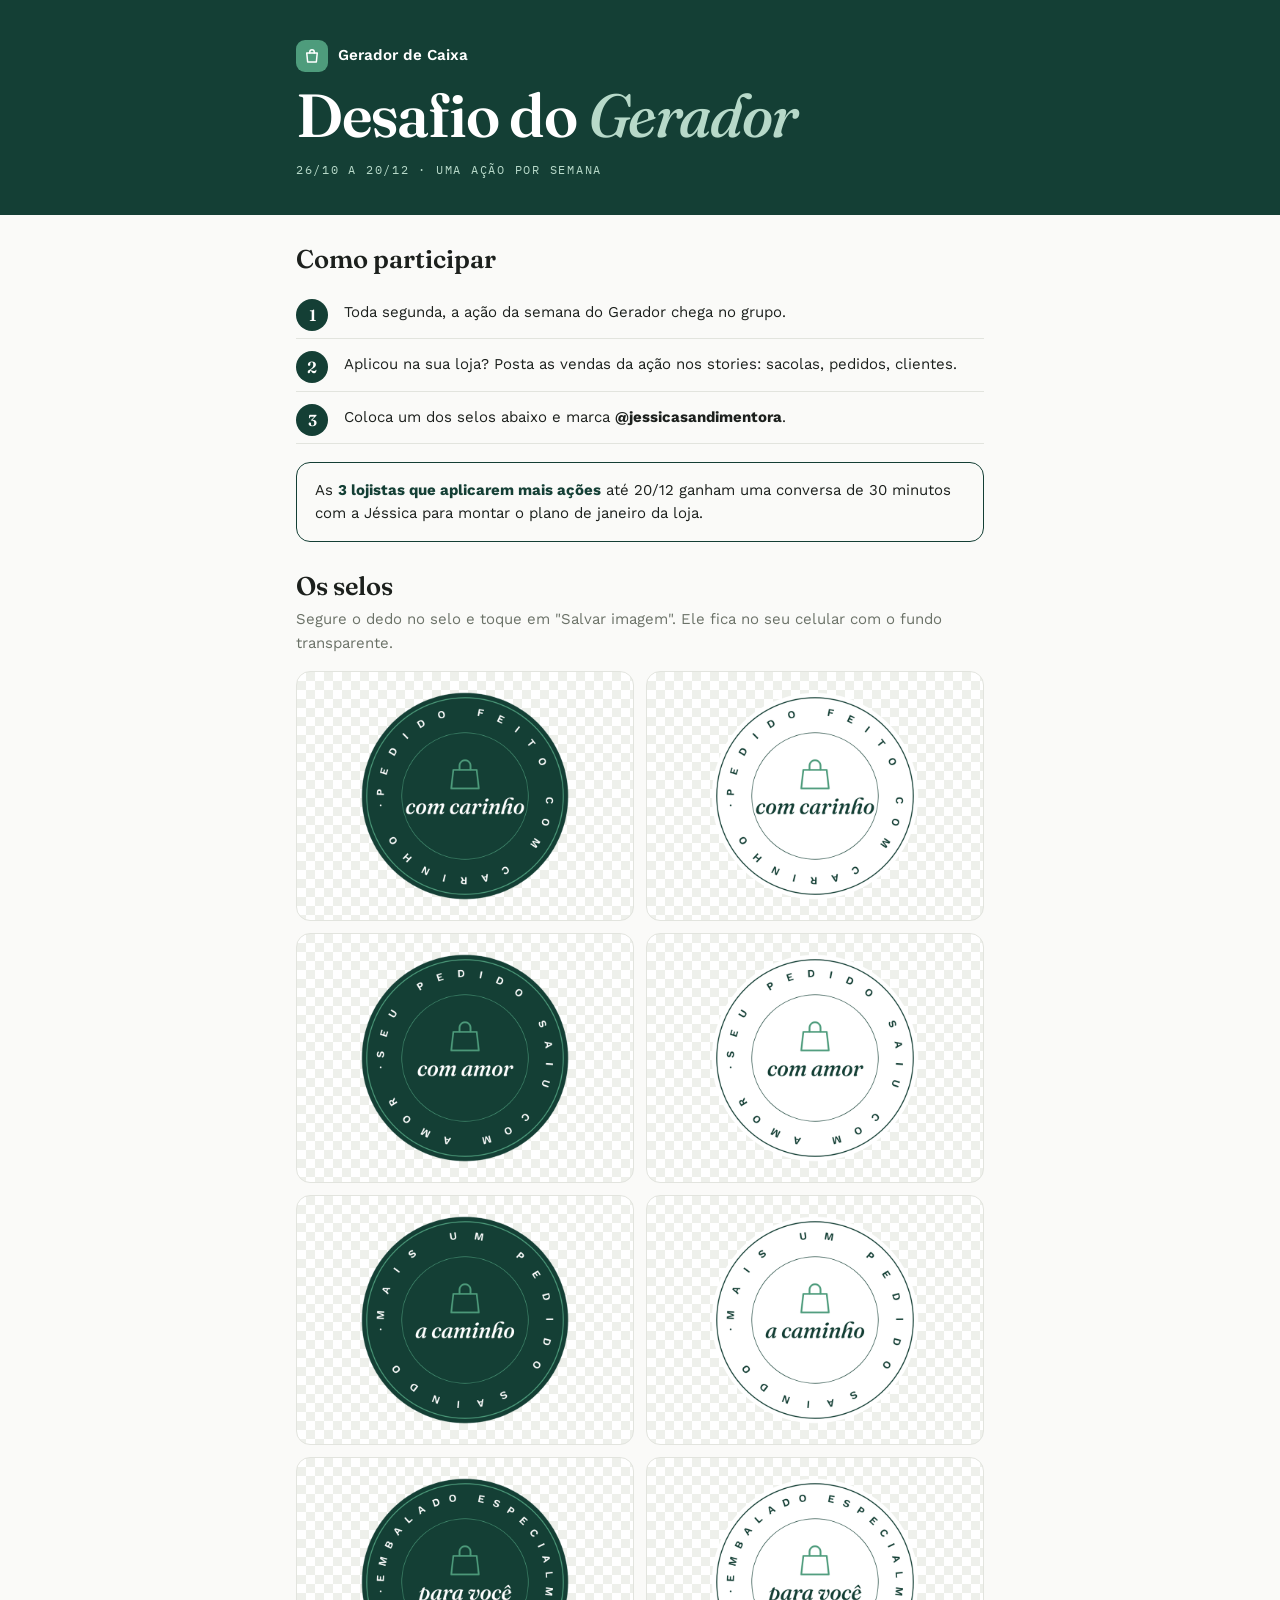
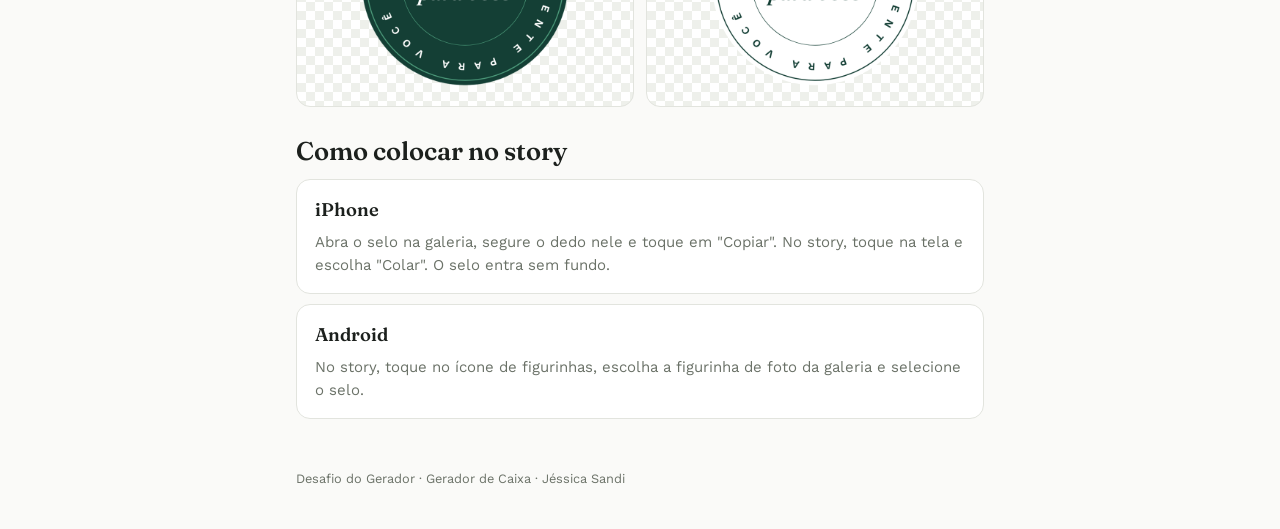
<file: desafio-do-gerador/index.html>
<!doctype html>
<html lang="pt-BR">
<head>
<meta charset="utf-8">
<meta name="viewport" content="width=device-width, initial-scale=1, viewport-fit=cover">
<title>Desafio do Gerador</title>
<meta name="description" content="Selos e regras do Desafio do Gerador de Caixa.">
<meta property="og:title" content="Desafio do Gerador">
<meta property="og:description" content="Salve os selos e participe: uma ação por semana até 20/12.">
<meta property="og:image" content="https://www.ecoladenegociosjs.com/desafio-do-gerador/selos/selo-pedido-com-carinho-verde.png">
<link rel="preconnect" href="https://fonts.googleapis.com">
<link rel="stylesheet" href="https://fonts.googleapis.com/css2?family=Fraunces:ital,opsz,wght@0,9..144,500;0,9..144,600;1,9..144,500&family=Work+Sans:wght@400;500;600&family=IBM+Plex+Mono:wght@500&display=swap">
<style>
/* Identidade do Gerador de Caixa: branco + verde forte, Fraunces + Work Sans */
:root{--paper:#FAFAF8;--card:#FFFFFF;--ink:#1C201D;--soft:#6B7268;--verde:#143F35;--verde2:#0B2A23;--menta:#4E9C7C;--menta-claro:#B7D9C9;--line:#E2E4DE;
  --serif:Fraunces,Georgia,serif;--sans:'Work Sans',system-ui,-apple-system,'Segoe UI',sans-serif;--mono:'IBM Plex Mono',ui-monospace,monospace;color-scheme:light}
*{box-sizing:border-box}
html{background:var(--paper)}
body{margin:0;background:var(--paper);color:var(--ink);font-family:var(--sans);font-size:15px;line-height:1.55}
.wrap{max-width:720px;margin:0 auto;padding-left:max(16px,env(safe-area-inset-left,0px));padding-right:max(16px,env(safe-area-inset-right,0px))}
.topo{background:var(--verde);color:#fff;padding-top:env(safe-area-inset-top,0px)}
.topo .wrap{padding-block:40px 36px;display:grid;gap:14px}
.marca{display:flex;align-items:center;gap:10px;font-weight:600;font-size:.95rem}
.marca i{width:32px;height:32px;border-radius:9px;background:var(--menta);display:grid;place-items:center}
h1{font-family:var(--serif);font-weight:600;font-size:clamp(2.6rem,10vw,3.8rem);line-height:.98;margin:0;letter-spacing:-.02em}
h1 em{font-style:italic;font-weight:500;color:var(--menta-claro)}
.datas{font-family:var(--mono);font-size:.78rem;letter-spacing:.14em;color:var(--menta-claro)}
section{padding-block:30px}
h2{font-family:var(--serif);font-weight:600;font-size:1.6rem;margin:0 0 14px;line-height:1.1}
ol.regras{list-style:none;margin:0;padding:0;counter-reset:n;display:grid}
ol.regras li{counter-increment:n;padding:14px 0 14px 48px;border-bottom:1px solid var(--line);position:relative}
ol.regras li:before{content:counter(n);position:absolute;left:0;top:12px;width:32px;height:32px;border-radius:50%;background:var(--verde);color:#fff;font:600 1rem/32px var(--serif);text-align:center}
.premio{margin-top:18px;border:1.5px solid var(--verde);border-radius:14px;padding:16px 18px}
.premio b{color:var(--verde)}
.selos{display:grid;grid-template-columns:repeat(2,minmax(0,1fr));gap:12px}
.selo{background:repeating-conic-gradient(#EEF0EB 0 25%,#FFFFFF 0 50%) 0 0/18px 18px;border:1px solid var(--line);border-radius:14px;padding:14px;display:grid;place-items:center}
.selo img{width:100%;max-width:220px;height:auto;display:block;-webkit-touch-callout:default}
.dica{background:var(--card);border:1px solid var(--line);border-radius:14px;padding:16px 18px;display:grid;gap:6px}
.dica h3{margin:0;font-family:var(--serif);font-weight:600;font-size:1.15rem}
.dica p{margin:0;color:var(--soft)}
.dicas{display:grid;gap:10px}
.lead{color:var(--soft);margin:-6px 0 16px}
footer{padding-block:20px 40px;color:var(--soft);font-size:.8rem;padding-bottom:max(40px,env(safe-area-inset-bottom,0px))}
</style>
</head>
<body>
<div class="topo"><div class="wrap">
  <div class="marca"><i><svg width="18" height="18" viewBox="0 0 24 24" fill="none" stroke="#fff" stroke-width="2" stroke-linecap="round" stroke-linejoin="round"><path d="M5 8h14l-1.2 12H6.2z"/><path d="M9 8V6.5a3 3 0 0 1 6 0V8"/></svg></i>Gerador de Caixa</div>
  <h1>Desafio do <em>Gerador</em></h1>
  <div class="datas">26/10 A 20/12 · UMA AÇÃO POR SEMANA</div>
</div></div>

<div class="wrap">
  <section>
    <h2>Como participar</h2>
    <ol class="regras">
      <li>Toda segunda, a ação da semana do Gerador chega no grupo.</li>
      <li>Aplicou na sua loja? Posta as vendas da ação nos stories: sacolas, pedidos, clientes.</li>
      <li>Coloca um dos selos abaixo e marca <b>@jessicasandimentora</b>.</li>
    </ol>
    <div class="premio">As <b>3 lojistas que aplicarem mais ações</b> até 20/12 ganham uma conversa de 30 minutos com a Jéssica para montar o plano de janeiro da loja.</div>
  </section>

  <section style="padding-top:0">
    <h2>Os selos</h2>
    <p class="lead">Segure o dedo no selo e toque em "Salvar imagem". Ele fica no seu celular com o fundo transparente.</p>
    <div class="selos">
      <div class="selo"><img src="selos/selo-pedido-com-carinho-verde.png" alt="Selo Pedido feito com carinho, verde"></div>
      <div class="selo"><img src="selos/selo-pedido-com-carinho-branco.png" alt="Selo Pedido feito com carinho, branco"></div>
      <div class="selo"><img src="selos/selo-pedido-com-amor-verde.png" alt="Selo Seu pedido saiu com amor, verde"></div>
      <div class="selo"><img src="selos/selo-pedido-com-amor-branco.png" alt="Selo Seu pedido saiu com amor, branco"></div>
      <div class="selo"><img src="selos/selo-mais-um-pedido-verde.png" alt="Selo Mais um pedido a caminho, verde"></div>
      <div class="selo"><img src="selos/selo-mais-um-pedido-branco.png" alt="Selo Mais um pedido a caminho, branco"></div>
      <div class="selo"><img src="selos/selo-embalado-para-voce-verde.png" alt="Selo Embalado especialmente para você, verde"></div>
      <div class="selo"><img src="selos/selo-embalado-para-voce-branco.png" alt="Selo Embalado especialmente para você, branco"></div>
    </div>
  </section>

  <section style="padding-top:0">
    <h2>Como colocar no story</h2>
    <div class="dicas">
      <div class="dica"><h3>iPhone</h3><p>Abra o selo na galeria, segure o dedo nele e toque em "Copiar". No story, toque na tela e escolha "Colar". O selo entra sem fundo.</p></div>
      <div class="dica"><h3>Android</h3><p>No story, toque no ícone de figurinhas, escolha a figurinha de foto da galeria e selecione o selo.</p></div>
    </div>
  </section>
</div>
<footer><div class="wrap">Desafio do Gerador · Gerador de Caixa · Jéssica Sandi</div></footer>
</body>
</html>
</file>
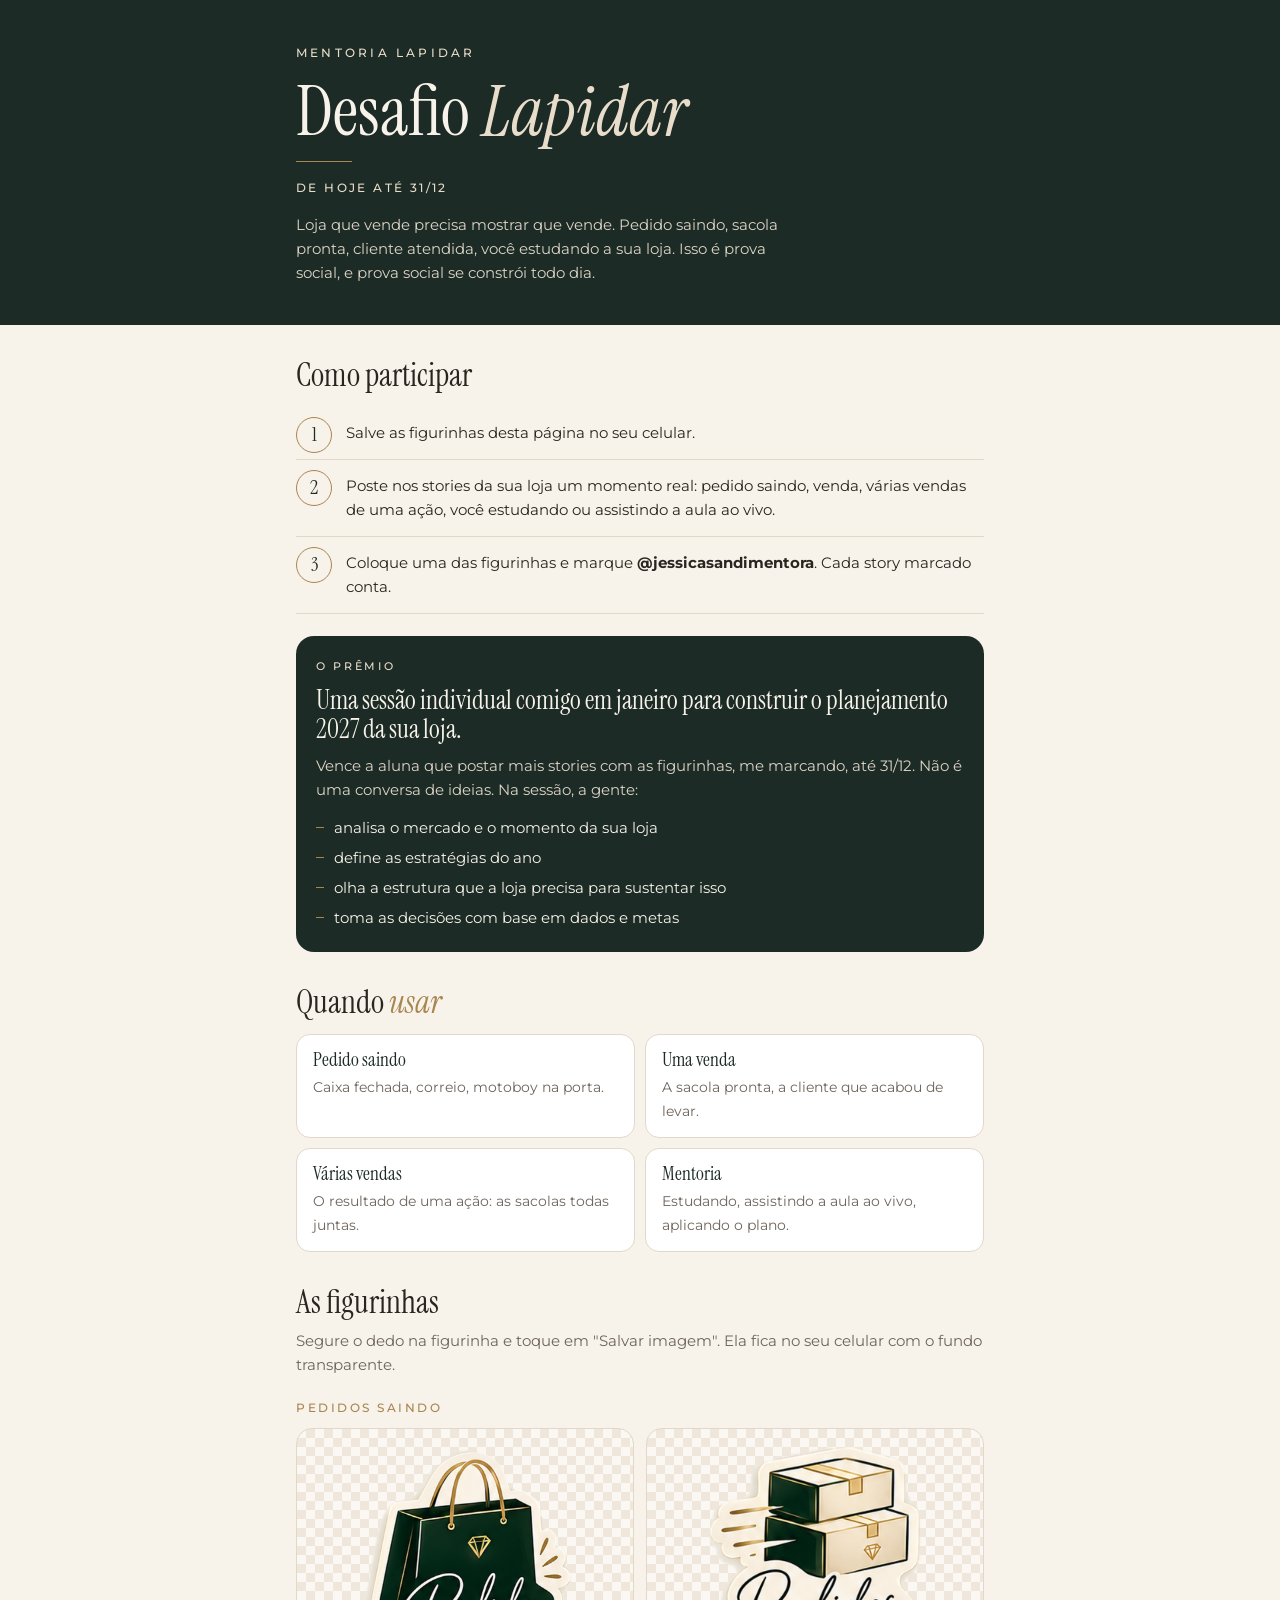
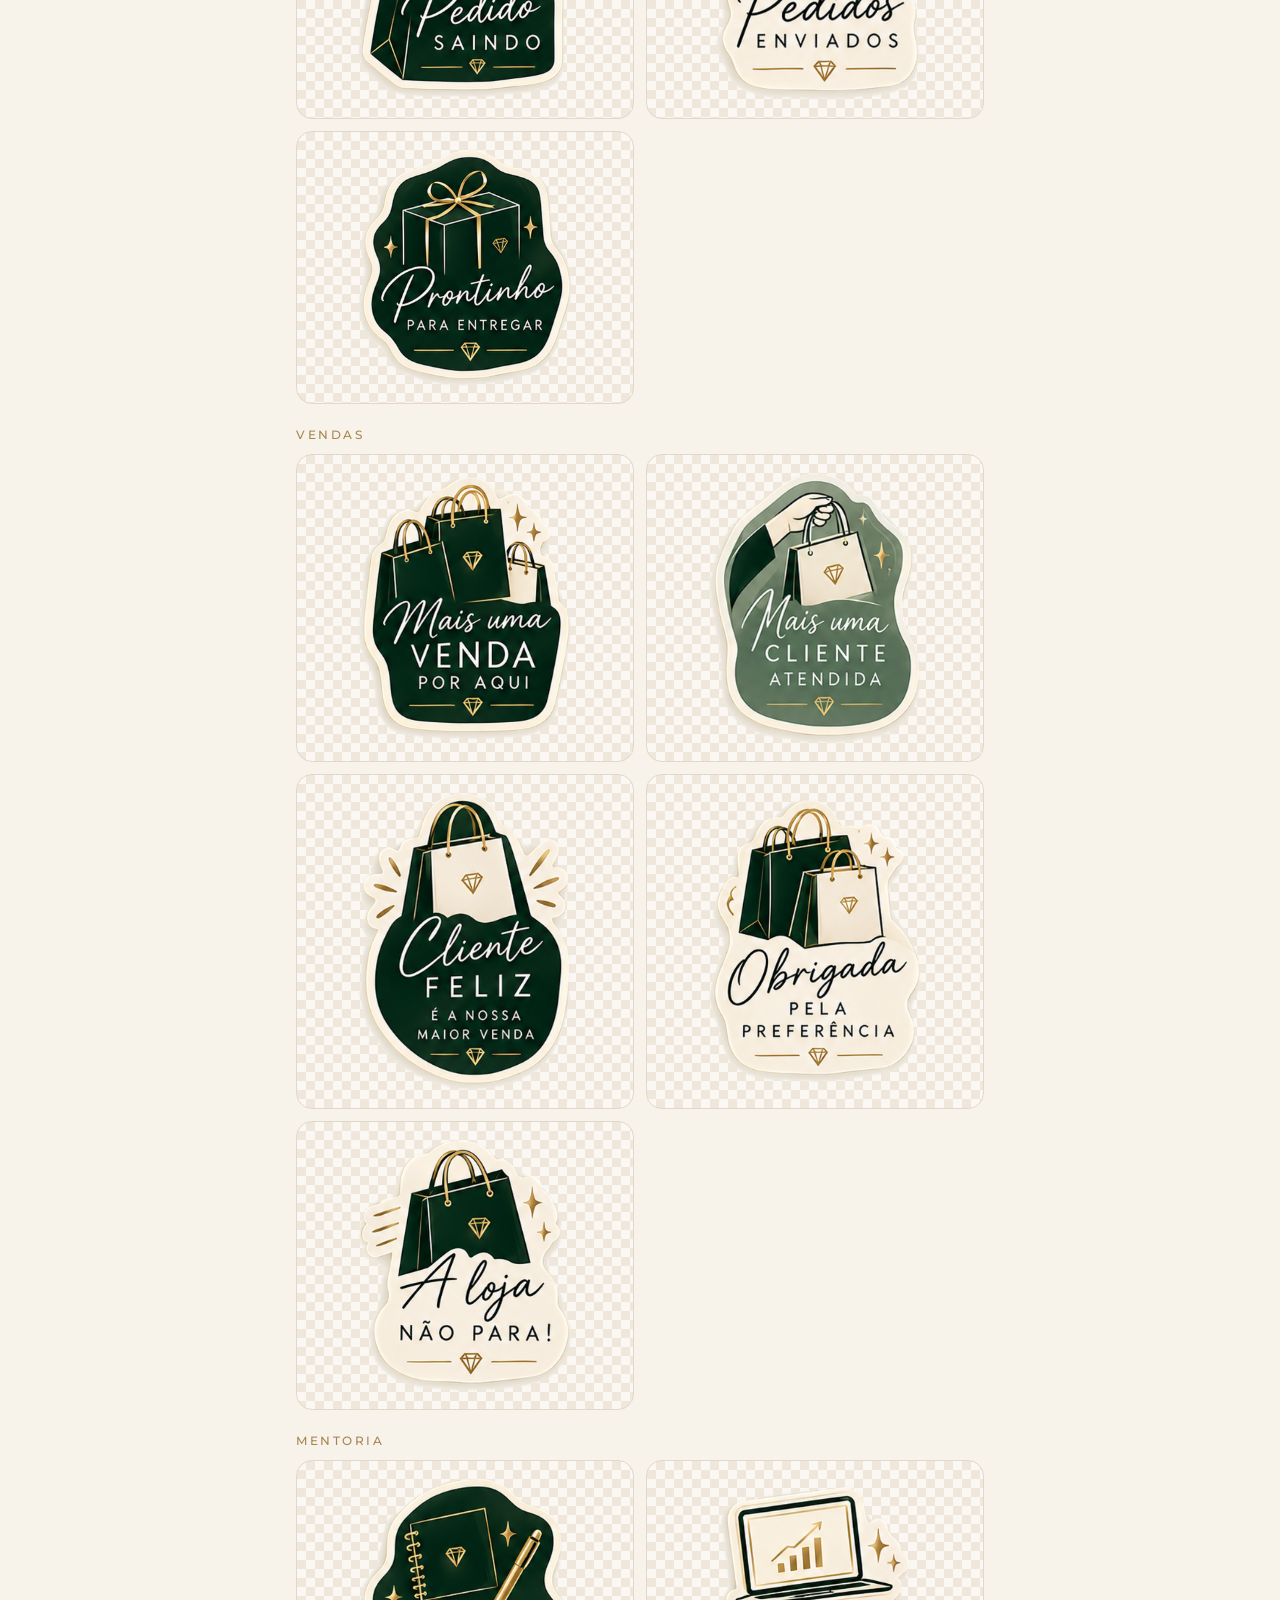
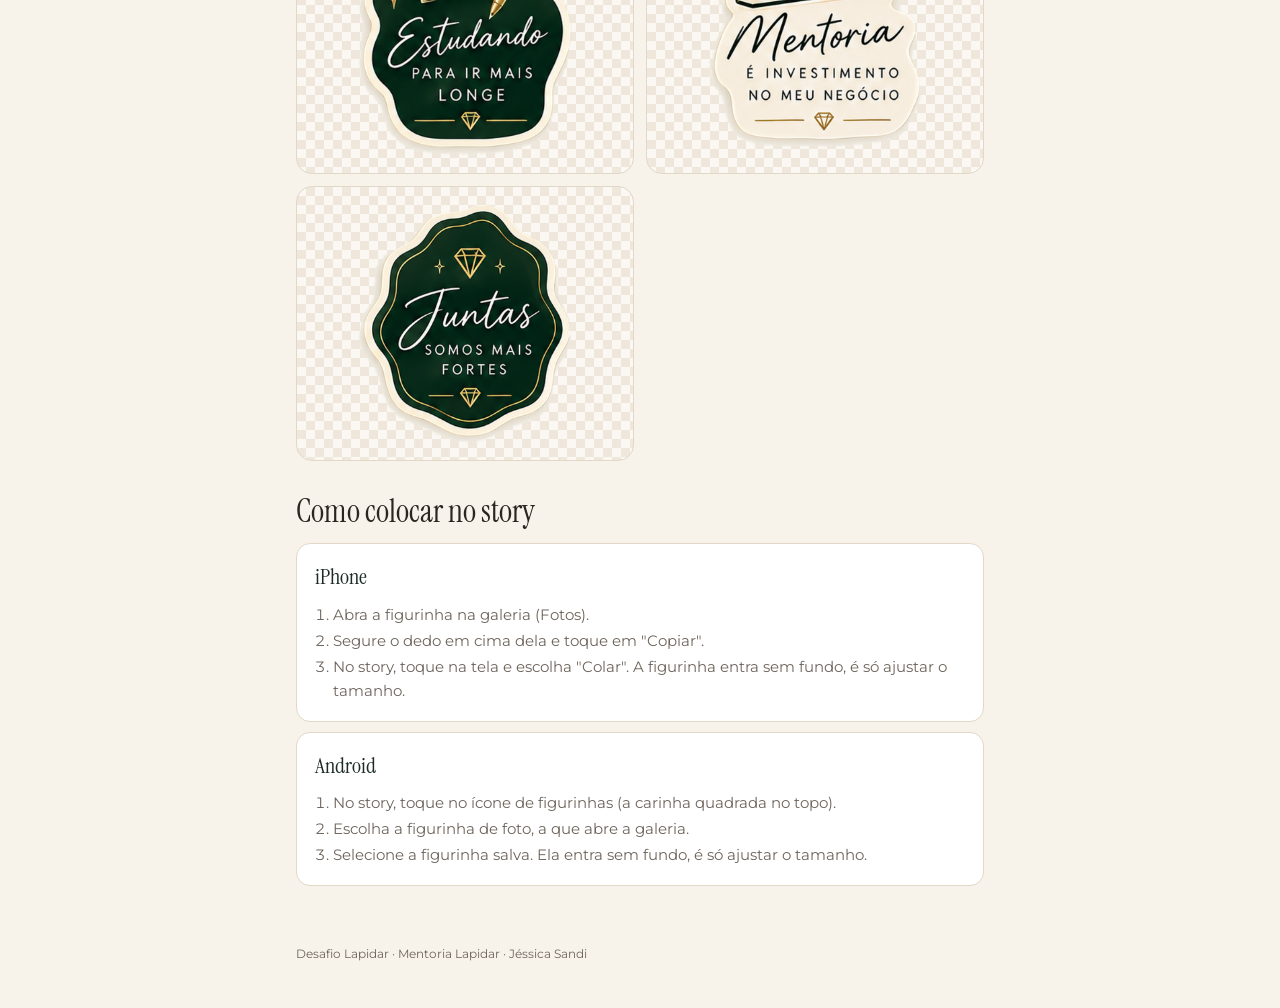
<file: desafio-lapidar/index.html>
<!doctype html>
<html lang="pt-BR">
<head>
<meta charset="utf-8">
<meta name="viewport" content="width=device-width, initial-scale=1, viewport-fit=cover">
<title>Desafio Lapidar</title>
<meta name="description" content="Figurinhas e regras do Desafio Lapidar, para as alunas da Mentoria Lapidar.">
<meta property="og:title" content="Desafio Lapidar">
<meta property="og:description" content="Salve as figurinhas, poste nos stories e me marque. Até 31/12.">
<meta property="og:image" content="https://www.ecoladenegociosjs.com/desafio-lapidar/figurinhas/figurinha-lapidar-mais-uma-venda.png">
<link rel="preconnect" href="https://fonts.googleapis.com">
<link rel="stylesheet" href="https://fonts.googleapis.com/css2?family=Instrument+Serif:ital@0;1&family=Montserrat:wght@400;500;600&display=swap">
<style>
/* Identidade da Mentoria Lapidar */
:root{--verde:#1C2B25;--areia:#E8DCCB;--off:#F7F2EA;--graf:#2B2520;--dour:#A8864F;--soft:#6E655C;--line:#E3D8C8;
  --serif:'Instrument Serif',Georgia,serif;--sans:Montserrat,system-ui,-apple-system,'Segoe UI',sans-serif;color-scheme:light}
*{box-sizing:border-box}
html{background:var(--off)}
body{margin:0;background:var(--off);color:var(--graf);font-family:var(--sans);font-size:15px;line-height:1.6}
.wrap{max-width:720px;margin:0 auto;padding-left:max(16px,env(safe-area-inset-left,0px));padding-right:max(16px,env(safe-area-inset-right,0px))}
.topo{background:var(--verde);color:var(--off);padding-top:env(safe-area-inset-top,0px)}
.topo .wrap{padding-block:44px 40px;display:grid;gap:16px}
.marca{font-size:.72rem;letter-spacing:.28em;font-weight:500;color:var(--areia)}
h1{font-family:var(--serif);font-weight:400;font-size:clamp(3rem,12vw,4.4rem);line-height:.95;margin:0}
h1 em{color:var(--areia)}
.fio{width:56px;height:1px;background:var(--dour)}
.datas{font-size:.75rem;letter-spacing:.2em;font-weight:500;color:var(--areia)}
.intro{margin:0;max-width:34em;color:#DCD3C6}
section{padding-block:34px}
h2{font-family:var(--serif);font-weight:400;font-size:2rem;margin:0 0 14px;line-height:1.05}
h2 em{color:var(--dour)}
ol.regras{list-style:none;margin:0;padding:0;counter-reset:n;display:grid}
ol.regras li{counter-increment:n;padding:14px 0 14px 50px;border-bottom:1px solid var(--line);position:relative}
ol.regras li:before{content:counter(n);position:absolute;left:0;top:10px;width:34px;height:34px;border-radius:50%;border:1px solid var(--dour);color:var(--verde);font:400 1.25rem/32px var(--serif);text-align:center}
.premio{margin-top:22px;background:var(--verde);color:var(--off);border-radius:18px;padding:22px 20px;display:grid;gap:10px}
.premio .k{font-size:.7rem;letter-spacing:.24em;color:var(--areia);font-weight:500}
.premio h3{margin:0;font-family:var(--serif);font-weight:400;font-size:1.65rem;line-height:1.1}
.premio p{margin:0;color:#DCD3C6}
.premio ul{margin:4px 0 0;padding:0;list-style:none;display:grid;gap:6px}
.premio li{padding-left:18px;position:relative}
.premio li:before{content:"";position:absolute;left:0;top:.7em;width:8px;height:1px;background:var(--dour)}
.usos{display:grid;gap:10px;grid-template-columns:repeat(2,minmax(0,1fr))}
.uso{background:#fff;border:1px solid var(--line);border-radius:14px;padding:14px 16px}
.uso b{display:block;font-family:var(--serif);font-weight:400;font-size:1.2rem;color:var(--verde);line-height:1.15;margin-bottom:4px}
.uso span{font-size:.85rem;color:var(--soft)}
.lead{color:var(--soft);margin:-4px 0 16px}
.grupo{font-size:.72rem;letter-spacing:.22em;font-weight:500;color:var(--dour);margin:22px 0 10px}
.figs{display:grid;grid-template-columns:repeat(2,minmax(0,1fr));gap:12px}
.fig{background:repeating-conic-gradient(#EFE7DB 0 25%,#FBF8F3 0 50%) 0 0/18px 18px;border:1px solid var(--line);border-radius:16px;padding:14px;display:grid;place-items:center}
.fig img{width:100%;max-width:220px;height:auto;display:block;-webkit-touch-callout:default}
.dicas{display:grid;gap:10px}
.dica{background:#fff;border:1px solid var(--line);border-radius:14px;padding:16px 18px;display:grid;gap:6px}
.dica h3{margin:0;font-family:var(--serif);font-weight:400;font-size:1.35rem;color:var(--verde)}
.dica ol{margin:0;padding-left:18px;color:var(--soft)}
.dica li{margin:2px 0}
footer{padding-block:24px 44px;color:var(--soft);font-size:.78rem;padding-bottom:max(44px,env(safe-area-inset-bottom,0px))}
@media (max-width:420px){.usos{grid-template-columns:1fr}}
</style>
</head>
<body>
<div class="topo"><div class="wrap">
  <div class="marca">MENTORIA LAPIDAR</div>
  <h1>Desafio <em>Lapidar</em></h1>
  <div class="fio"></div>
  <div class="datas">DE HOJE ATÉ 31/12</div>
  <p class="intro">Loja que vende precisa mostrar que vende. Pedido saindo, sacola pronta, cliente atendida, você estudando a sua loja. Isso é prova social, e prova social se constrói todo dia.</p>
</div></div>

<div class="wrap">
  <section>
    <h2>Como participar</h2>
    <ol class="regras">
      <li>Salve as figurinhas desta página no seu celular.</li>
      <li>Poste nos stories da sua loja um momento real: pedido saindo, venda, várias vendas de uma ação, você estudando ou assistindo a aula ao vivo.</li>
      <li>Coloque uma das figurinhas e marque <b>@jessicasandimentora</b>. Cada story marcado conta.</li>
    </ol>

    <div class="premio">
      <div class="k">O PRÊMIO</div>
      <h3>Uma sessão individual comigo em janeiro para construir o planejamento 2027 da sua loja.</h3>
      <p>Vence a aluna que postar mais stories com as figurinhas, me marcando, até 31/12. Não é uma conversa de ideias. Na sessão, a gente:</p>
      <ul>
        <li>analisa o mercado e o momento da sua loja</li>
        <li>define as estratégias do ano</li>
        <li>olha a estrutura que a loja precisa para sustentar isso</li>
        <li>toma as decisões com base em dados e metas</li>
      </ul>
    </div>
  </section>

  <section style="padding-top:0">
    <h2>Quando <em>usar</em></h2>
    <div class="usos">
      <div class="uso"><b>Pedido saindo</b><span>Caixa fechada, correio, motoboy na porta.</span></div>
      <div class="uso"><b>Uma venda</b><span>A sacola pronta, a cliente que acabou de levar.</span></div>
      <div class="uso"><b>Várias vendas</b><span>O resultado de uma ação: as sacolas todas juntas.</span></div>
      <div class="uso"><b>Mentoria</b><span>Estudando, assistindo a aula ao vivo, aplicando o plano.</span></div>
    </div>
  </section>

  <section style="padding-top:0">
    <h2>As figurinhas</h2>
    <p class="lead">Segure o dedo na figurinha e toque em "Salvar imagem". Ela fica no seu celular com o fundo transparente.</p>

    <div class="grupo">PEDIDOS SAINDO</div>
    <div class="figs">
      <div class="fig"><img src="figurinhas/figurinha-lapidar-pedido-saindo.png" alt="Figurinha Pedido saindo"></div>
      <div class="fig"><img src="figurinhas/figurinha-lapidar-pedidos-enviados.png" alt="Figurinha Pedidos enviados" loading="lazy"></div>
      <div class="fig"><img src="figurinhas/figurinha-lapidar-prontinho-para-entregar.png" alt="Figurinha Prontinho para entregar" loading="lazy"></div>
    </div>

    <div class="grupo">VENDAS</div>
    <div class="figs">
      <div class="fig"><img src="figurinhas/figurinha-lapidar-mais-uma-venda.png" alt="Figurinha Mais uma venda por aqui" loading="lazy"></div>
      <div class="fig"><img src="figurinhas/figurinha-lapidar-mais-uma-cliente-atendida.png" alt="Figurinha Mais uma cliente atendida" loading="lazy"></div>
      <div class="fig"><img src="figurinhas/figurinha-lapidar-cliente-feliz.png" alt="Figurinha Cliente feliz é a nossa maior venda" loading="lazy"></div>
      <div class="fig"><img src="figurinhas/figurinha-lapidar-obrigada-pela-preferencia.png" alt="Figurinha Obrigada pela preferência" loading="lazy"></div>
      <div class="fig"><img src="figurinhas/figurinha-lapidar-a-loja-nao-para.png" alt="Figurinha A loja não para" loading="lazy"></div>
    </div>

    <div class="grupo">MENTORIA</div>
    <div class="figs">
      <div class="fig"><img src="figurinhas/figurinha-lapidar-estudando.png" alt="Figurinha Estudando para ir mais longe" loading="lazy"></div>
      <div class="fig"><img src="figurinhas/figurinha-lapidar-mentoria-e-investimento.png" alt="Figurinha Mentoria é investimento no meu negócio" loading="lazy"></div>
      <div class="fig"><img src="figurinhas/figurinha-lapidar-juntas-somos-mais-fortes.png" alt="Figurinha Juntas somos mais fortes" loading="lazy"></div>
    </div>
  </section>

  <section style="padding-top:0">
    <h2>Como colocar no story</h2>
    <div class="dicas">
      <div class="dica"><h3>iPhone</h3><ol>
        <li>Abra a figurinha na galeria (Fotos).</li>
        <li>Segure o dedo em cima dela e toque em "Copiar".</li>
        <li>No story, toque na tela e escolha "Colar". A figurinha entra sem fundo, é só ajustar o tamanho.</li>
      </ol></div>
      <div class="dica"><h3>Android</h3><ol>
        <li>No story, toque no ícone de figurinhas (a carinha quadrada no topo).</li>
        <li>Escolha a figurinha de foto, a que abre a galeria.</li>
        <li>Selecione a figurinha salva. Ela entra sem fundo, é só ajustar o tamanho.</li>
      </ol></div>
    </div>
  </section>
</div>
<footer><div class="wrap">Desafio Lapidar · Mentoria Lapidar · Jéssica Sandi</div></footer>
</body>
</html>
</file>
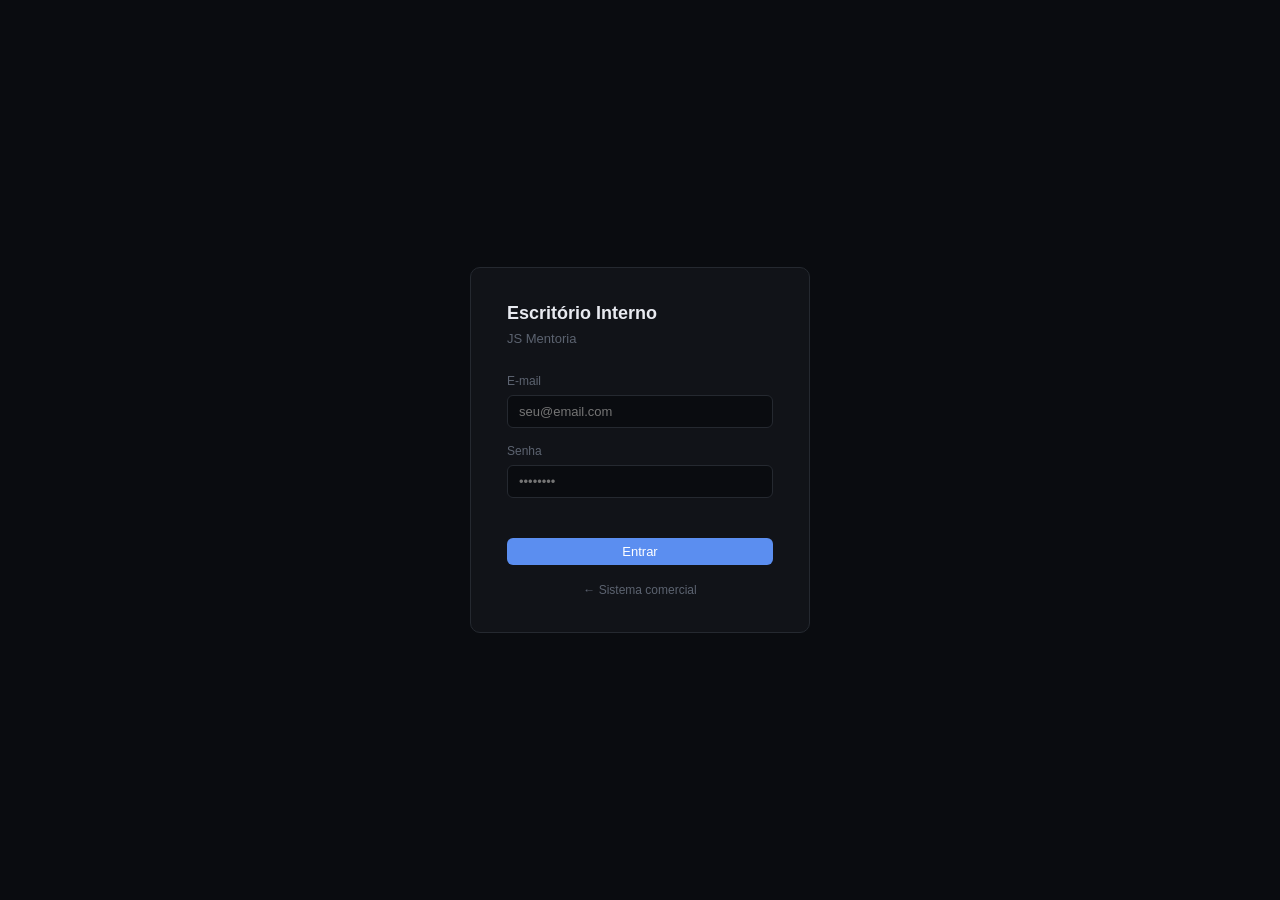
<file: escritorio-interno/index.html>
<!DOCTYPE html>
<html lang="pt-BR">
<head>
  <meta charset="UTF-8">
  <meta name="viewport" content="width=device-width, initial-scale=1.0">
  <title>Escritório Interno</title>
  <link rel="stylesheet" href="escritorio.css">
</head>
<body>

<!-- LOGIN -->
<div id="esc-login-overlay">
  <div class="esc-login-box">
    <div class="esc-login-title">Escritório Interno</div>
    <div class="esc-login-sub">JS Mentoria</div>
    <div class="esc-field">
      <label class="esc-label">E-mail</label>
      <input class="esc-input" id="esc-login-email" type="email" placeholder="seu@email.com" autocomplete="email">
    </div>
    <div class="esc-field">
      <label class="esc-label">Senha</label>
      <input class="esc-input" id="esc-login-senha" type="password" placeholder="••••••••">
    </div>
    <div id="esc-login-err" style="font-size:12px;color:var(--red);min-height:16px;margin-bottom:10px"></div>
    <button class="btn btn-primary" style="width:100%;justify-content:center" onclick="escDoLogin()">Entrar</button>
    <div style="margin-top:14px;text-align:center">
      <a href="/" style="font-size:12px;color:var(--text3);text-decoration:none">← Sistema comercial</a>
    </div>
  </div>
</div>

<!-- NAV LATERAL -->
<nav id="esc-nav">
  <div class="esc-nav-brand">
    <div class="esc-nav-brand-name">Escritório Interno</div>
    <div class="esc-nav-brand-sub">JS Mentoria</div>
  </div>

  <div class="esc-nav-items">
    <button class="esc-nav-item active" data-modulo="escritorio" onclick="escNavegar('escritorio')">
      <svg class="ni" viewBox="0 0 24 24" fill="none" stroke="currentColor" stroke-width="1.75" stroke-linecap="round" stroke-linejoin="round"><path d="M3 9l9-7 9 7v11a2 2 0 01-2 2H5a2 2 0 01-2-2z"/><polyline points="9 22 9 12 15 12 15 22"/></svg>
      Escritório
    </button>
    <button class="esc-nav-item" data-modulo="tarefas" onclick="escNavegar('tarefas')">
      <svg class="ni" viewBox="0 0 24 24" fill="none" stroke="currentColor" stroke-width="1.75" stroke-linecap="round" stroke-linejoin="round"><path d="M9 11l3 3L22 4"/><path d="M21 12v7a2 2 0 01-2 2H5a2 2 0 01-2-2V5a2 2 0 012-2h11"/></svg>
      Tarefas
    </button>
    <button class="esc-nav-item" data-modulo="projetos" onclick="escNavegar('projetos')">
      <svg class="ni" viewBox="0 0 24 24" fill="none" stroke="currentColor" stroke-width="1.75" stroke-linecap="round" stroke-linejoin="round"><path d="M22 19a2 2 0 01-2 2H4a2 2 0 01-2-2V5a2 2 0 012-2h5l2 3h9a2 2 0 012 2z"/></svg>
      Projetos
    </button>
    <button class="esc-nav-item" data-modulo="agenda" onclick="escNavegar('agenda')">
      <svg class="ni" viewBox="0 0 24 24" fill="none" stroke="currentColor" stroke-width="1.75" stroke-linecap="round" stroke-linejoin="round"><rect x="3" y="4" width="18" height="18" rx="2"/><line x1="16" y1="2" x2="16" y2="6"/><line x1="8" y1="2" x2="8" y2="6"/><line x1="3" y1="10" x2="21" y2="10"/></svg>
      Agenda
    </button>
    <button class="esc-nav-item" data-modulo="conteudo" onclick="escNavegar('conteudo')">
      <svg class="ni" viewBox="0 0 24 24" fill="none" stroke="currentColor" stroke-width="1.75" stroke-linecap="round" stroke-linejoin="round"><line x1="8" y1="6" x2="21" y2="6"/><line x1="8" y1="12" x2="21" y2="12"/><line x1="8" y1="18" x2="21" y2="18"/><line x1="3" y1="6" x2="3.01" y2="6"/><line x1="3" y1="12" x2="3.01" y2="12"/><line x1="3" y1="18" x2="3.01" y2="18"/></svg>
      Conteúdo
    </button>
    <button class="esc-nav-item" data-modulo="equipe" onclick="escNavegar('equipe')">
      <svg class="ni" viewBox="0 0 24 24" fill="none" stroke="currentColor" stroke-width="1.75" stroke-linecap="round" stroke-linejoin="round"><path d="M17 21v-2a4 4 0 00-4-4H5a4 4 0 00-4 4v2"/><circle cx="9" cy="7" r="4"/><path d="M23 21v-2a4 4 0 00-3-3.87"/><path d="M16 3.13a4 4 0 010 7.75"/></svg>
      Equipe
    </button>
  </div>

  <div class="esc-nav-footer">
    <div class="esc-nav-user">
      <div class="esc-nav-avatar" id="esc-nav-avatar">J</div>
      <span id="esc-nav-name" style="font-size:12px">Jéssica</span>
    </div>
    <button class="esc-nav-item" onclick="escNavegar('configuracoes')" data-modulo="configuracoes" style="margin-top:2px">
      <svg class="ni" viewBox="0 0 24 24" fill="none" stroke="currentColor" stroke-width="1.75" stroke-linecap="round" stroke-linejoin="round"><circle cx="12" cy="12" r="3"/><path d="M19.4 15a1.65 1.65 0 00.33 1.82l.06.06a2 2 0 010 2.83 2 2 0 01-2.83 0l-.06-.06a1.65 1.65 0 00-1.82-.33 1.65 1.65 0 00-1 1.51V21a2 2 0 01-4 0v-.09A1.65 1.65 0 009 19.4a1.65 1.65 0 00-1.82.33l-.06.06a2 2 0 01-2.83-2.83l.06-.06A1.65 1.65 0 004.68 15a1.65 1.65 0 00-1.51-1H3a2 2 0 010-4h.09A1.65 1.65 0 004.6 9a1.65 1.65 0 00-.33-1.82l-.06-.06a2 2 0 012.83-2.83l.06.06A1.65 1.65 0 009 4.68a1.65 1.65 0 001-1.51V3a2 2 0 014 0v.09a1.65 1.65 0 001 1.51 1.65 1.65 0 001.82-.33l.06-.06a2 2 0 012.83 2.83l-.06.06A1.65 1.65 0 0019.4 9a1.65 1.65 0 001.51 1H21a2 2 0 010 4h-.09a1.65 1.65 0 00-1.51 1z"/></svg>
      Configurações
    </button>
    <button class="esc-nav-item" onclick="escLogout()" style="margin-top:2px;color:var(--text3)">
      <svg class="ni" viewBox="0 0 24 24" fill="none" stroke="currentColor" stroke-width="1.75" stroke-linecap="round" stroke-linejoin="round"><path d="M9 21H5a2 2 0 01-2-2V5a2 2 0 012-2h4"/><polyline points="16 17 21 12 16 7"/><line x1="21" y1="12" x2="9" y2="12"/></svg>
      Sair
    </button>
    <div style="margin-top:10px">
      <a href="/" style="font-size:11px;color:var(--text3);text-decoration:none;display:flex;align-items:center;gap:6px;padding:6px 10px">
        <svg style="width:13px;height:13px" viewBox="0 0 24 24" fill="none" stroke="currentColor" stroke-width="1.75" stroke-linecap="round" stroke-linejoin="round"><polyline points="15 18 9 12 15 6"/></svg>
        Sistema comercial
      </a>
    </div>
  </div>
</nav>

<!-- MAIN -->
<div id="esc-main">
  <header id="esc-header">
    <div class="esc-header-left">
      <div id="esc-page-title" class="esc-page-title">Escritório</div>
    </div>
    <div class="esc-header-right">
      <!-- Notificações -->
      <button class="notif-btn" onclick="notifAbrirPainel&&notifAbrirPainel()" title="Notificações">
        <svg viewBox="0 0 24 24" fill="none" stroke="currentColor" stroke-width="1.75" stroke-linecap="round" stroke-linejoin="round"><path d="M18 8A6 6 0 006 8c0 7-3 9-3 9h18s-3-2-3-9"/><path d="M13.73 21a2 2 0 01-3.46 0"/></svg>
        <span id="notif-badge" class="notif-badge-dot"></span>
      </button>
      <!-- + Adicionar -->
      <div style="position:relative">
        <button class="btn-add" onclick="escToggleAddMenu()">
          <svg viewBox="0 0 24 24" fill="none" stroke="currentColor" stroke-width="2.5" stroke-linecap="round" stroke-linejoin="round" style="width:14px;height:14px"><line x1="12" y1="5" x2="12" y2="19"/><line x1="5" y1="12" x2="19" y2="12"/></svg>
          Adicionar
        </button>
        <div id="esc-add-menu" class="add-dropdown" style="display:none">
          <div class="add-dropdown-item" onclick="escAddItem('tarefa')">
            <svg viewBox="0 0 24 24" fill="none" stroke="currentColor" stroke-width="1.75" stroke-linecap="round" stroke-linejoin="round"><path d="M9 11l3 3L22 4"/><path d="M21 12v7a2 2 0 01-2 2H5a2 2 0 01-2-2V5a2 2 0 012-2h11"/></svg>
            Nova tarefa
          </div>
          <div class="add-dropdown-item" onclick="escAddItem('projeto')">
            <svg viewBox="0 0 24 24" fill="none" stroke="currentColor" stroke-width="1.75" stroke-linecap="round" stroke-linejoin="round"><path d="M22 19a2 2 0 01-2 2H4a2 2 0 01-2-2V5a2 2 0 012-2h5l2 3h9a2 2 0 012 2z"/></svg>
            Novo projeto
          </div>
          <div class="add-dropdown-item" onclick="escAddItem('reuniao')">
            <svg viewBox="0 0 24 24" fill="none" stroke="currentColor" stroke-width="1.75" stroke-linecap="round" stroke-linejoin="round"><path d="M21 15a2 2 0 01-2 2H7l-4 4V5a2 2 0 012-2h14a2 2 0 012 2z"/></svg>
            Nova reunião
          </div>
          <div class="add-dropdown-sep"></div>
          <div class="add-dropdown-item" onclick="escAddItem('conteudo')">
            <svg viewBox="0 0 24 24" fill="none" stroke="currentColor" stroke-width="1.75" stroke-linecap="round" stroke-linejoin="round"><line x1="8" y1="6" x2="21" y2="6"/><line x1="8" y1="12" x2="21" y2="12"/><line x1="8" y1="18" x2="21" y2="18"/><line x1="3" y1="6" x2="3.01" y2="6"/><line x1="3" y1="12" x2="3.01" y2="12"/><line x1="3" y1="18" x2="3.01" y2="18"/></svg>
            Novo conteúdo
          </div>
          <div class="add-dropdown-item" onclick="escAddItem('nota')">
            <svg viewBox="0 0 24 24" fill="none" stroke="currentColor" stroke-width="1.75" stroke-linecap="round" stroke-linejoin="round"><path d="M14 2H6a2 2 0 00-2 2v16a2 2 0 002 2h12a2 2 0 002-2V8z"/><polyline points="14 2 14 8 20 8"/></svg>
            Nota rápida
          </div>
        </div>
      </div>
    </div>
  </header>

  <main id="esc-content" style="padding:28px 28px 60px;flex:1;max-width:1100px">
    <!-- conteúdo injetado por JS -->
  </main>
</div>

<!-- MODAL -->
<div id="esc-modal-overlay">
  <div id="esc-modal-box">
    <div class="esc-modal-header">
      <div id="esc-modal-title" class="esc-modal-title">Modal</div>
      <button class="esc-modal-close" onclick="escFecharModal()">
        <svg viewBox="0 0 24 24" fill="none" stroke="currentColor" stroke-width="2" stroke-linecap="round" style="width:18px;height:18px"><line x1="18" y1="6" x2="6" y2="18"/><line x1="6" y1="6" x2="18" y2="18"/></svg>
      </button>
    </div>
    <div id="esc-modal-body"></div>
  </div>
</div>

<!-- TOAST -->
<div id="esc-toast"></div>

<!-- SCRIPTS — ordem importa -->
<script src="/js-auth.js"></script>
<script src="tarefas.js"></script>
<script src="projetos.js"></script>
<script src="reunioes.js"></script>
<script src="caixa.js"></script>
<script src="decisoes.js"></script>
<script src="planejamento.js"></script>
<script src="calendario.js"></script>
<script src="rotinas.js"></script>
<script src="equipe.js"></script>
<script src="permissoes.js"></script>
<script src="notificacoes.js"></script>
<script src="configuracoes.js"></script>
<script src="conteudo.js"></script>
<script src="escritorio.js"></script>
</body>
</html>
</file>
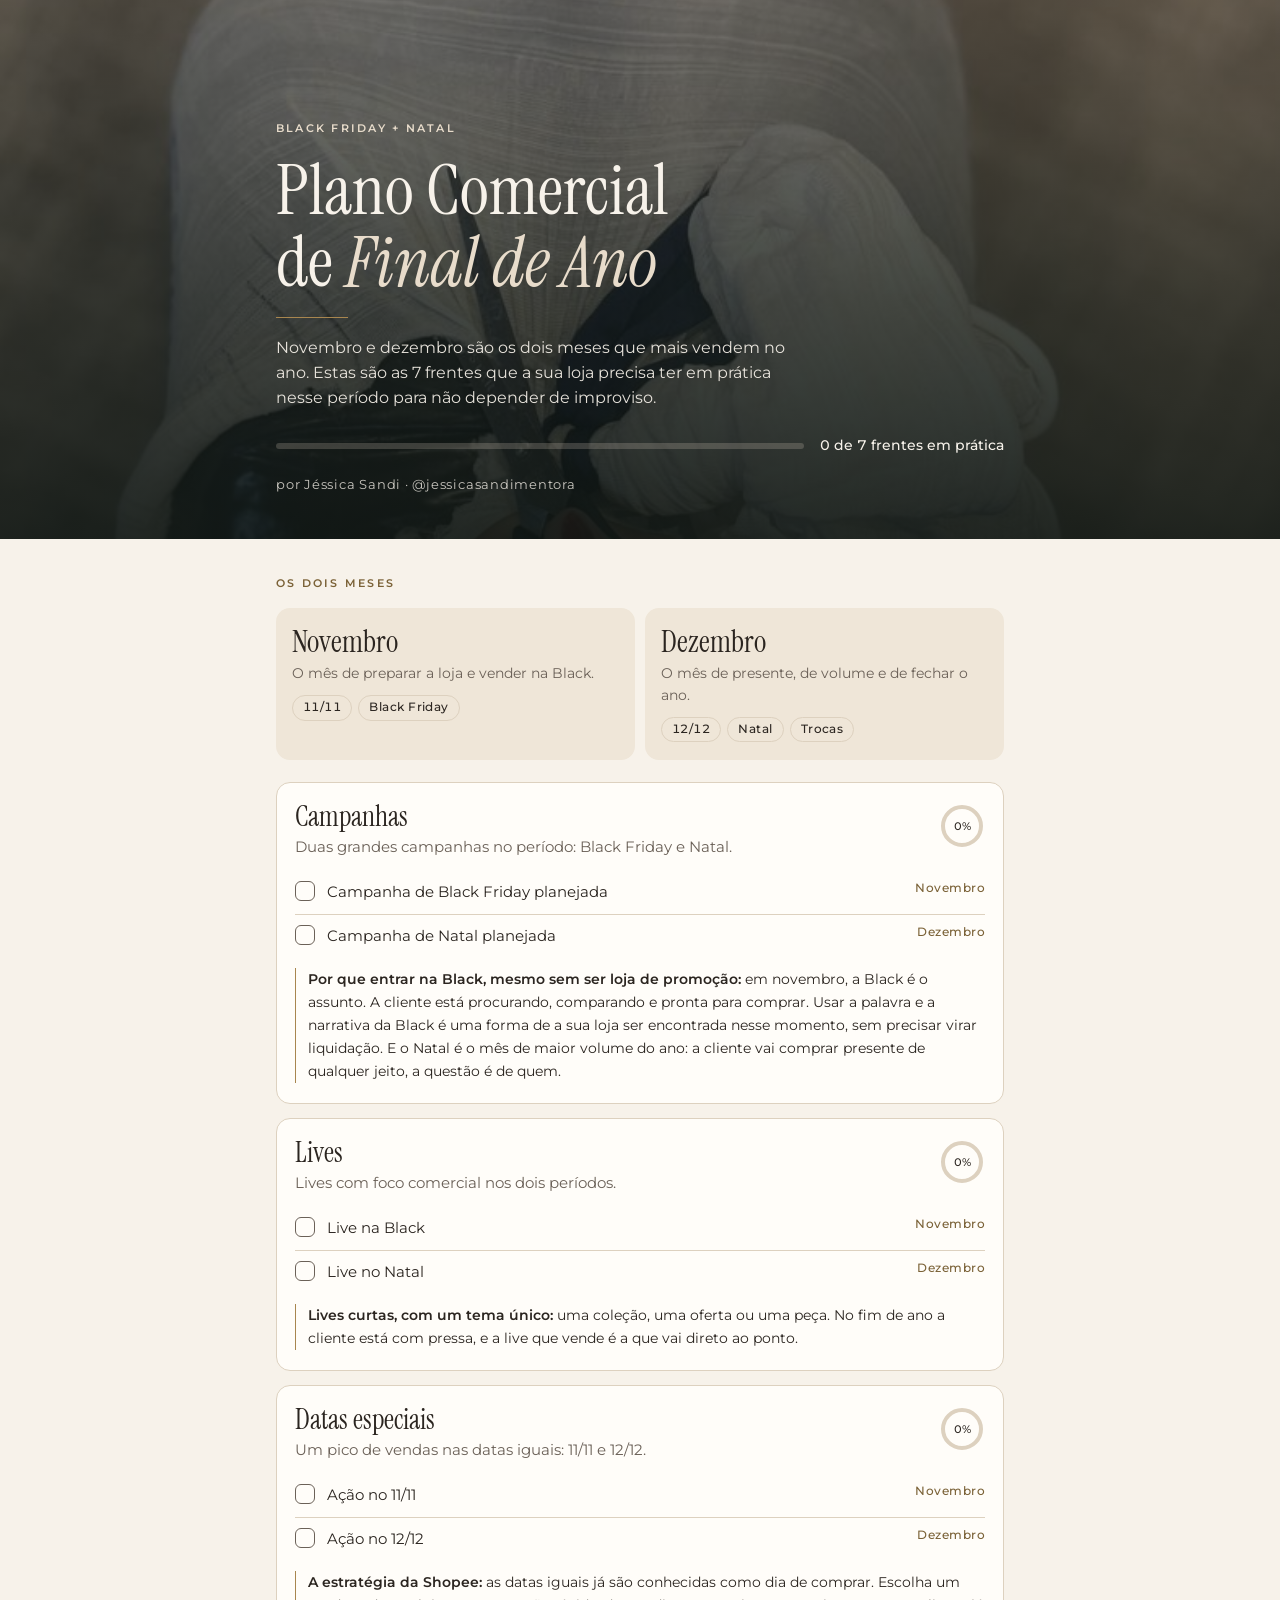
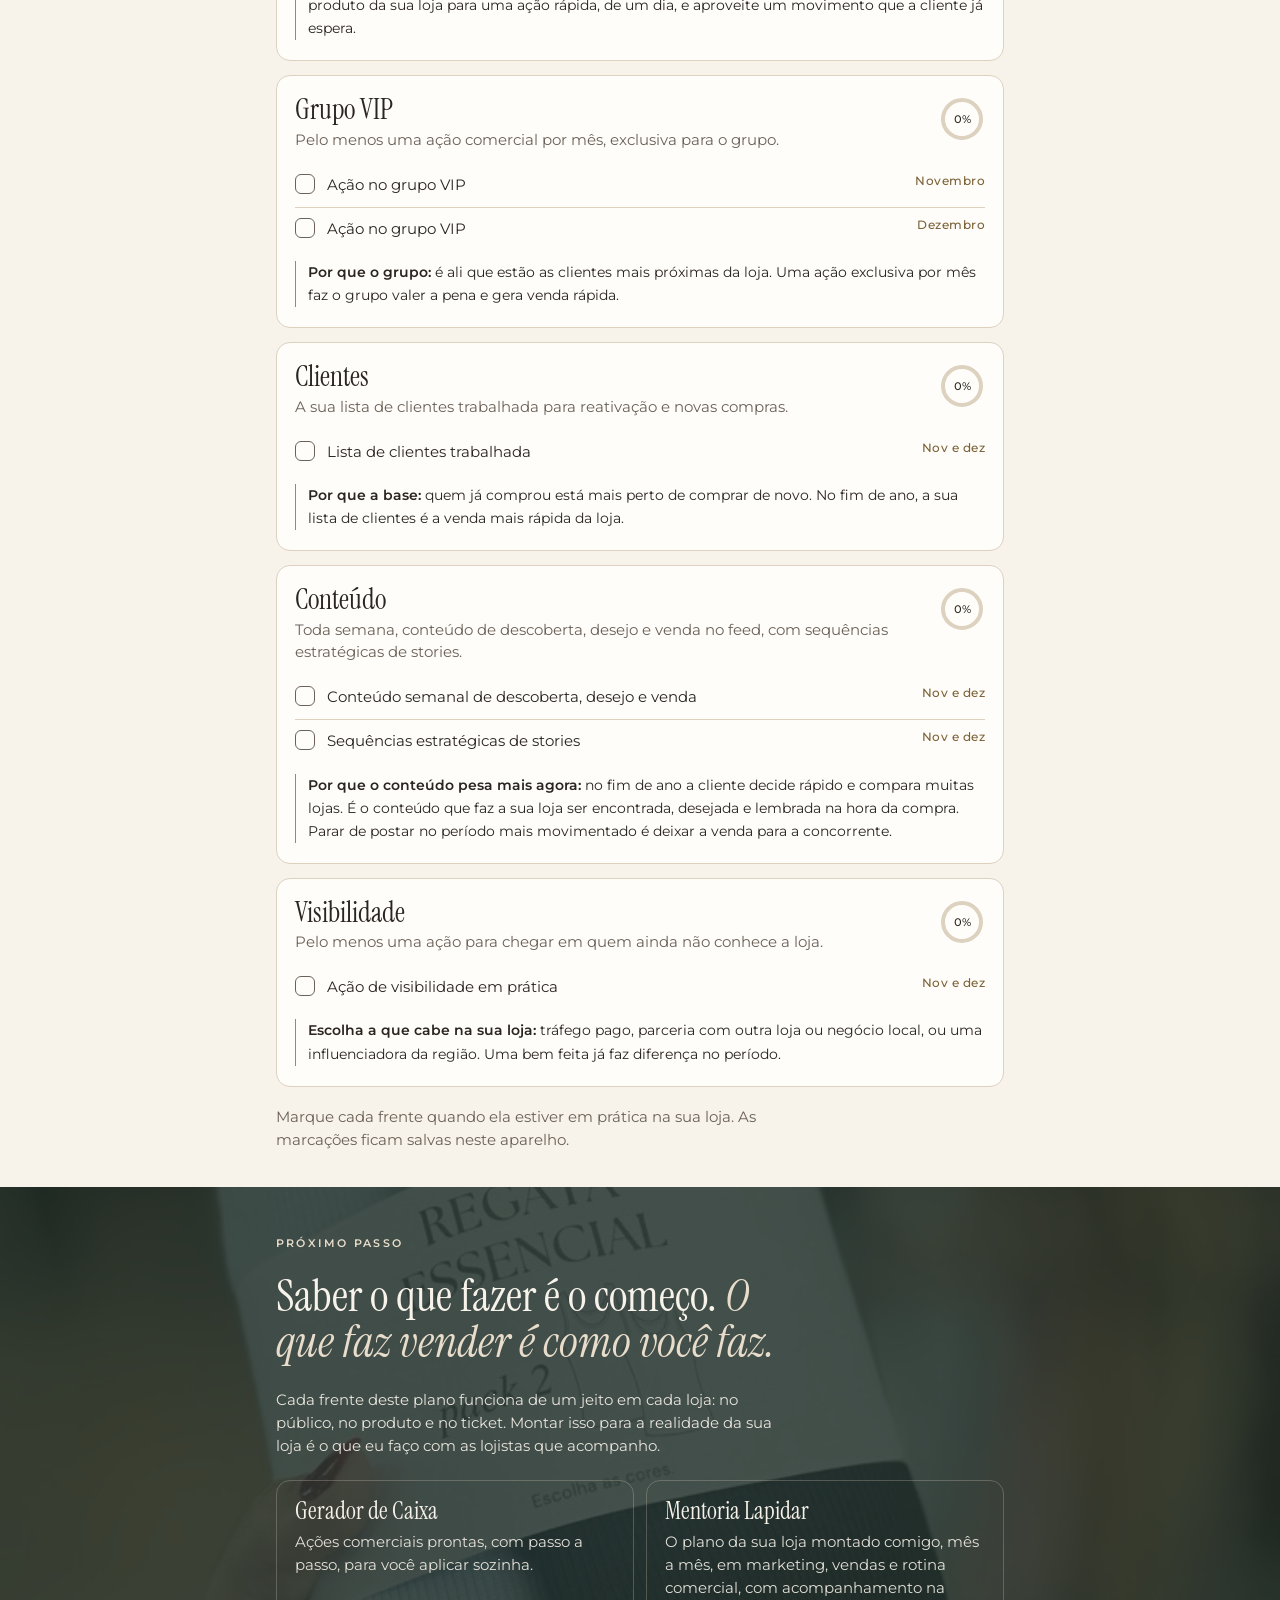
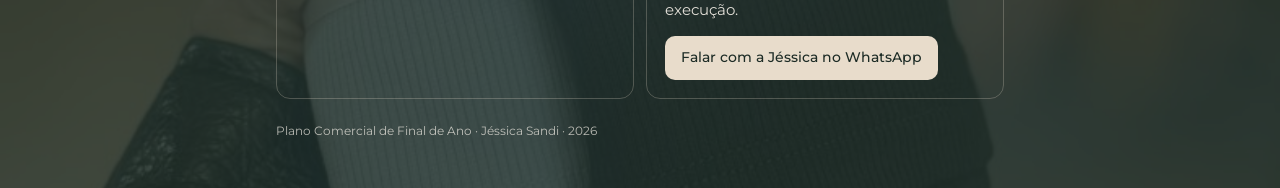
<file: plano-final-de-ano/index.html>
<!doctype html>
<html lang="pt-BR">
<head>
<meta charset="utf-8">
<meta name="viewport" content="width=device-width, initial-scale=1, viewport-fit=cover">
<meta name="description" content="As 7 frentes que a sua loja precisa ter em prática em novembro e dezembro. Por Jéssica Sandi.">
<meta property="og:title" content="Plano Comercial de Final de Ano">
<meta property="og:description" content="As 7 frentes que a sua loja precisa ter em prática em novembro e dezembro.">
<meta property="og:image" content="https://www.ecoladenegociosjs.com/plano-final-de-ano/img/capa.jpg">
<title>Plano Comercial de Final de Ano</title>
<link rel="preconnect" href="https://fonts.googleapis.com">
<link rel="stylesheet" href="https://fonts.googleapis.com/css2?family=Instrument+Serif:ital@0;1&family=Montserrat:wght@400;500;600&display=swap">
<style>
/* Layout: uma coluna de leitura no celular; linha de dois meses; 7 frentes com o que fazer (sem o como) e a pergunta que fica aberta; checklist salvo no aparelho */
:root{
  --papel:#F7F2EA; --areia:#E8DCCB; --verde:#1C2B25; --grafite:#2B2520; --fio:#A8864F; --ouro:#7A6136;
  --bg:var(--papel); --fg:var(--grafite); --muted:#6B6158; --line:#DDD1BF; --card:#FFFDF9; --band:var(--verde); --band-fg:var(--papel);
  --soft:#EFE6D8; --done:#4E6B5A;
  --serif:'Instrument Serif',Georgia,'Times New Roman',serif; --sans:Montserrat,system-ui,-apple-system,'Segoe UI',sans-serif;
}
@media (prefers-color-scheme: dark){:root:not([data-theme="light"]){
  --bg:#141D19; --fg:#F1EBE1; --muted:#B3A898; --line:#2F3D36; --card:#1C2B25; --band:#0F1613; --band-fg:#F1EBE1;
  --soft:#22322B; --done:#9DBBA8; --ouro:#C9AE7E; color-scheme:dark}}
:root[data-theme="dark"]{
  --bg:#141D19; --fg:#F1EBE1; --muted:#B3A898; --line:#2F3D36; --card:#1C2B25; --band:#0F1613; --band-fg:#F1EBE1;
  --soft:#22322B; --done:#9DBBA8; --ouro:#C9AE7E; color-scheme:dark}

*{box-sizing:border-box}
html{padding-top:env(safe-area-inset-top,0px);padding-bottom:env(safe-area-inset-bottom,0px);background:var(--bg)}
body{background:var(--bg);color:var(--fg);font-family:var(--sans);font-size:15px;line-height:1.55;margin:0}
.wrap{max-width:760px;margin:0 auto;padding-left:max(16px,env(safe-area-inset-left,0px));padding-right:max(16px,env(safe-area-inset-right,0px))}
h1,h2,h3{font-family:var(--serif);font-weight:400;margin:0;text-wrap:balance;line-height:1.02}
.eyebrow{font-size:.7rem;font-weight:600;letter-spacing:.2em;text-transform:uppercase;color:var(--ouro)}

.capa{background:var(--band);color:var(--band-fg);position:relative;overflow:hidden}
.capa::before{content:"";position:absolute;inset:0;background:url(img/capa.jpg) center 40%/cover no-repeat}
.capa::after{content:"";position:absolute;inset:0;background:linear-gradient(180deg,rgba(15,22,19,.55) 0%,rgba(15,22,19,.78) 55%,rgba(15,22,19,.92) 100%)}
.capa .wrap{position:relative;z-index:1}
.capa .wrap{padding-block:120px 44px;display:grid;gap:18px}
.capa .eyebrow{color:var(--areia)}
.capa h1{font-size:clamp(2.6rem,9vw,4.4rem)}
.capa h1 em{color:var(--areia)}
.capa p{margin:0;max-width:34em;font-size:1rem;opacity:.92}
.fio{width:72px;height:1px;background:var(--fio)}
.assina{font-size:.8rem;letter-spacing:.06em;opacity:.8}
.geral{display:flex;align-items:center;gap:16px;flex-wrap:wrap;margin-top:6px}
.barra{flex:1 1 220px;height:6px;border-radius:6px;background:rgba(232,220,203,.2);overflow:hidden}
.barra i{display:block;height:100%;width:0;background:var(--areia);transition:width .4s}
.geral b{font-weight:500;font-variant-numeric:tabular-nums;font-size:.9rem}

section{padding-block:36px}
.lead{color:var(--muted);margin:10px 0 0;max-width:36em}

/* os dois meses */
.meses{display:grid;grid-template-columns:1fr 1fr;gap:10px;margin-top:16px}
.mes{background:var(--soft);border-radius:14px;padding:18px 16px;display:grid;gap:6px;align-content:start}
.mes h3{font-size:1.9rem}
.mes p{margin:0;font-size:.88rem;color:var(--muted)}
.mes .marcos{display:flex;gap:6px;flex-wrap:wrap;margin-top:4px}
.mes .marcos span{font-size:.72rem;font-weight:500;letter-spacing:.04em;border:1px solid var(--line);border-radius:999px;padding:3px 10px;font-variant-numeric:tabular-nums}

.frentes{display:grid;gap:14px;margin-top:22px}
.frente{background:var(--card);border:1px solid var(--line);border-radius:14px;padding:20px 18px;display:grid;gap:12px}
.frente header{display:flex;justify-content:space-between;align-items:flex-start;gap:14px}
.frente h3{font-size:1.75rem}
.frente .oque{margin:4px 0 0;color:var(--muted);font-size:.92rem}
.anel{flex:none;width:46px;height:46px}
.anel circle{fill:none;stroke-width:4}
.anel .bg{stroke:var(--line)} .anel .fg{stroke:var(--done);stroke-linecap:round;transition:stroke-dashoffset .4s}
.anel text{fill:var(--fg);font:500 11px var(--sans);font-variant-numeric:tabular-nums}
.itens{list-style:none;margin:0;padding:0;display:grid;gap:2px}
.item label{display:grid;grid-template-columns:22px 1fr auto;gap:10px;align-items:start;padding:9px 0;border-top:1px solid var(--line);cursor:pointer}
.item:first-child label{border-top:0}
.item input{position:absolute;opacity:0;width:1px;height:1px}
.item input+span{width:20px;height:20px;border:1.5px solid var(--muted);border-radius:6px;margin-top:1px;display:grid;place-items:center}
.item input:checked+span{background:var(--done);border-color:var(--done)}
.item input:checked+span::after{content:"";width:9px;height:5px;border-left:2px solid var(--card);border-bottom:2px solid var(--card);transform:translateY(-1px) rotate(-45deg)}
.item input:focus-visible+span,.btn:focus-visible{outline:2px solid var(--fio);outline-offset:2px}
.item .txt{min-width:0}
.item input:checked~.txt{color:var(--muted);text-decoration:line-through;text-decoration-color:var(--line)}
.item .quando{font-size:.72rem;font-weight:500;letter-spacing:.04em;color:var(--ouro);white-space:nowrap}
.porque{margin:0;font-size:.9rem;line-height:1.6;border-left:1px solid var(--fio);padding-left:12px}
.porque b{font-weight:600}

.fecha{background:var(--band);color:var(--band-fg);position:relative;overflow:hidden}
.fecha::before{content:"";position:absolute;inset:0;background:url(img/fim.jpg) center/cover no-repeat;opacity:.18}
.fecha .wrap{position:relative;z-index:1}
.fecha .wrap{padding-block:48px;display:grid;gap:22px}
.fecha h2{font-size:clamp(2rem,6vw,2.8rem)}
.fecha h2 em{color:var(--areia)}
.fecha > .wrap > p{margin:0;max-width:34em;opacity:.92}
.duas{display:grid;grid-template-columns:repeat(auto-fit,minmax(240px,1fr));gap:12px}
.caixa{border:1px solid rgba(232,220,203,.25);border-radius:14px;padding:18px;display:grid;gap:8px;align-content:start}
.caixa h3{font-size:1.5rem}
.caixa p{margin:0;font-size:.92rem;opacity:.9}
.btn{display:inline-block;margin-top:6px;background:var(--areia);color:#1C2B25;text-decoration:none;font-weight:500;font-size:.88rem;padding:11px 16px;border-radius:10px;justify-self:start}
.rodape{font-size:.78rem;opacity:.7}
@media (max-width:420px){.meses{grid-template-columns:1fr}}
@media (prefers-reduced-motion:reduce){*{transition:none!important}}
</style>
</head>
<body>


<div class="capa">
  <div class="wrap">
    <div class="eyebrow">Black Friday + Natal</div>
    <h1>Plano Comercial de <em>Final de Ano</em></h1>
    <div class="fio"></div>
    <p>Novembro e dezembro são os dois meses que mais vendem no ano. Estas são as 7 frentes que a sua loja precisa ter em prática nesse período para não depender de improviso.</p>
    <div class="geral" aria-live="polite">
      <div class="barra" aria-hidden="true"><i id="barra"></i></div>
      <b id="geral-txt">0 de 0 frentes em prática</b>
    </div>
    <div class="assina">por Jéssica Sandi · @jessicasandimentora</div>
  </div>
</div>

<div class="wrap">
  <section>
    <div class="eyebrow">Os dois meses</div>
    <div class="meses">
      <div class="mes"><h3>Novembro</h3><p>O mês de preparar a loja e vender na Black.</p><div class="marcos"><span>11/11</span><span>Black Friday</span></div></div>
      <div class="mes"><h3>Dezembro</h3><p>O mês de presente, de volume e de fechar o ano.</p><div class="marcos"><span>12/12</span><span>Natal</span><span>Trocas</span></div></div>
    </div>

    <div class="frentes" id="frentes"></div>
    <p class="lead" style="margin-top:18px">Marque cada frente quando ela estiver em prática na sua loja. As marcações ficam salvas neste aparelho.</p>
  </section>
</div>

<div class="fecha">
  <div class="wrap">
    <div class="eyebrow" style="color:var(--areia)">Próximo passo</div>
    <h2>Saber o que fazer é o começo. <em>O que faz vender é como você faz.</em></h2>
    <p>Cada frente deste plano funciona de um jeito em cada loja: no público, no produto e no ticket. Montar isso para a realidade da sua loja é o que eu faço com as lojistas que acompanho.</p>
    <div class="duas">
      <div class="caixa">
        <h3>Gerador de Caixa</h3>
        <p>Ações comerciais prontas, com passo a passo, para você aplicar sozinha.</p>
      </div>
      <div class="caixa">
        <h3>Mentoria Lapidar</h3>
        <p>O plano da sua loja montado comigo, mês a mês, em marketing, vendas e rotina comercial, com acompanhamento na execução.</p>
        <a class="btn" href="https://wa.me/message/RNPV5P37UL5YC1" target="_blank" rel="noopener">Falar com a Jéssica no WhatsApp</a>
      </div>
    </div>
    <div class="rodape">Plano Comercial de Final de Ano · Jéssica Sandi · 2026</div>
  </div>
</div>

<script>
const FRENTES=[
 {nome:'Campanhas',oque:'Duas grandes campanhas no período: Black Friday e Natal.',
  itens:[['c1','Campanha de Black Friday planejada','Novembro'],['c2','Campanha de Natal planejada','Dezembro']],
  porque:'<b>Por que entrar na Black, mesmo sem ser loja de promoção:</b> em novembro, a Black é o assunto. A cliente está procurando, comparando e pronta para comprar. Usar a palavra e a narrativa da Black é uma forma de a sua loja ser encontrada nesse momento, sem precisar virar liquidação. E o Natal é o mês de maior volume do ano: a cliente vai comprar presente de qualquer jeito, a questão é de quem.'},
 {nome:'Lives',oque:'Lives com foco comercial nos dois períodos.',
  itens:[['l1','Live na Black','Novembro'],['l2','Live no Natal','Dezembro']],
  porque:'<b>Lives curtas, com um tema único:</b> uma coleção, uma oferta ou uma peça. No fim de ano a cliente está com pressa, e a live que vende é a que vai direto ao ponto.'},
 {nome:'Datas especiais',oque:'Um pico de vendas nas datas iguais: 11/11 e 12/12.',
  itens:[['d1','Ação no 11/11','Novembro'],['d2','Ação no 12/12','Dezembro']],
  porque:'<b>A estratégia da Shopee:</b> as datas iguais já são conhecidas como dia de comprar. Escolha um produto da sua loja para uma ação rápida, de um dia, e aproveite um movimento que a cliente já espera.'},
 {nome:'Grupo VIP',oque:'Pelo menos uma ação comercial por mês, exclusiva para o grupo.',
  itens:[['g1','Ação no grupo VIP','Novembro'],['g2','Ação no grupo VIP','Dezembro']],
  porque:'<b>Por que o grupo:</b> é ali que estão as clientes mais próximas da loja. Uma ação exclusiva por mês faz o grupo valer a pena e gera venda rápida.'},
 {nome:'Clientes',oque:'A sua lista de clientes trabalhada para reativação e novas compras.',
  itens:[['k1','Lista de clientes trabalhada','Nov e dez']],
  porque:'<b>Por que a base:</b> quem já comprou está mais perto de comprar de novo. No fim de ano, a sua lista de clientes é a venda mais rápida da loja.'},
 {nome:'Conteúdo',oque:'Toda semana, conteúdo de descoberta, desejo e venda no feed, com sequências estratégicas de stories.',
  itens:[['t1','Conteúdo semanal de descoberta, desejo e venda','Nov e dez'],['t2','Sequências estratégicas de stories','Nov e dez']],
  porque:'<b>Por que o conteúdo pesa mais agora:</b> no fim de ano a cliente decide rápido e compara muitas lojas. É o conteúdo que faz a sua loja ser encontrada, desejada e lembrada na hora da compra. Parar de postar no período mais movimentado é deixar a venda para a concorrente.'},
 {nome:'Visibilidade',oque:'Pelo menos uma ação para chegar em quem ainda não conhece a loja.',
  itens:[['v1','Ação de visibilidade em prática','Nov e dez']],
  porque:'<b>Escolha a que cabe na sua loja:</b> tráfego pago, parceria com outra loja ou negócio local, ou uma influenciadora da região. Uma bem feita já faz diferença no período.'}
];
const KEY='plano-final-ano-2026-v2';
let feitos={};try{feitos=JSON.parse(localStorage.getItem(KEY)||'{}')||{}}catch(e){feitos={}}
function salvar(){try{localStorage.setItem(KEY,JSON.stringify(feitos))}catch(e){}}
function anel(p){const r=19,c=2*Math.PI*r;return `<svg class="anel" viewBox="0 0 46 46" aria-hidden="true"><circle class="bg" cx="23" cy="23" r="${r}"/><circle class="fg" cx="23" cy="23" r="${r}" stroke-dasharray="${c}" stroke-dashoffset="${c*(1-p)}" transform="rotate(-90 23 23)"/><text x="23" y="27" text-anchor="middle">${Math.round(p*100)}%</text></svg>`}
function render(){
  document.getElementById('frentes').innerHTML=FRENTES.map(f=>{
    const n=f.itens.filter(([id])=>feitos[id]).length;
    return `<article class="frente"><header><div><h3>${f.nome}</h3><p class="oque">${f.oque}</p></div>${anel(n/f.itens.length)}</header>
      <ul class="itens">${f.itens.map(([id,t,q])=>`<li class="item"><label><input type="checkbox" id="ck-${id}" data-id="${id}" ${feitos[id]?'checked':''}><span></span><span class="txt">${t}</span><span class="quando">${q}</span></label></li>`).join('')}</ul>
      <p class="porque">${f.porque}</p></article>`}).join('');
  const prontas=FRENTES.filter(f=>f.itens.every(([id])=>feitos[id])).length;
  document.getElementById('barra').style.width=(prontas/FRENTES.length*100)+'%';
  document.getElementById('geral-txt').textContent=prontas+' de '+FRENTES.length+' frentes em prática';
  document.querySelectorAll('input[data-id]').forEach(c=>c.onchange=()=>{feitos[c.dataset.id]=c.checked;salvar();render()});
}
render();
</script>

</body>
</html>
</file>
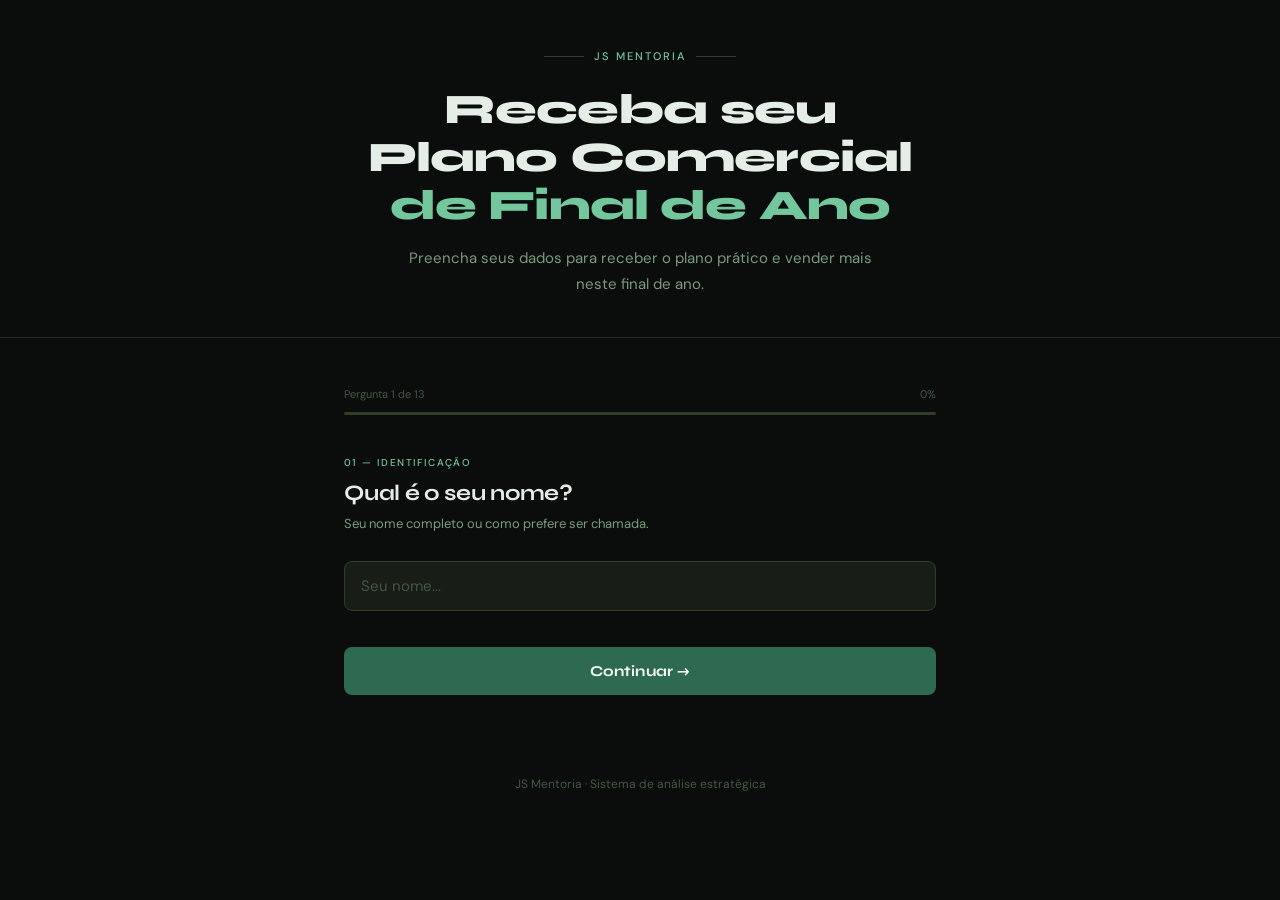
<file: form-bv.html>
<!DOCTYPE html>
<html lang="pt-BR">
<head>
<meta charset="UTF-8">
<meta name="viewport" content="width=device-width, initial-scale=1.0">
<title>Análise Estratégica — Segundo Semestre 2026</title>
<link href="https://fonts.googleapis.com/css2?family=Syne:wght@400;600;700;800&family=DM+Sans:wght@300;400;500&display=swap" rel="stylesheet">
<style>
*{box-sizing:border-box;margin:0;padding:0}
:root{
  --bg:#0a0d0b;
  --surface:#111510;
  --surface2:#181d16;
  --border:#253022;
  --border2:#2f3d2b;
  --g2:#2d6a4f;
  --g3:#40916c;
  --g4:#74c69d;
  --g5:#d8f3dc;
  --amber:#e9a84c;
  --coral:#e07070;
  --text:#e4ede6;
  --text2:#7a9b7e;
  --text3:#435744;
  --font:'DM Sans',sans-serif;
  --display:'Syne',sans-serif;
  --radius:12px;
  --radius-sm:8px;
}
html{scroll-behavior:smooth}
body{background:var(--bg);color:var(--text);font-family:var(--font);font-size:15px;line-height:1.6;min-height:100vh}

/* ── HEADER ── */
.header{padding:48px 0 40px;text-align:center;border-bottom:1px solid var(--border)}
.header-inner{max-width:640px;margin:0 auto;padding:0 24px}
.eyebrow{font-family:var(--font);font-size:11px;font-weight:500;letter-spacing:.18em;text-transform:uppercase;color:var(--g4);margin-bottom:20px;display:flex;align-items:center;justify-content:center;gap:10px}
.eyebrow::before,.eyebrow::after{content:'';flex:1;max-width:40px;height:1px;background:var(--border2)}
.header h1{font-family:var(--display);font-size:clamp(28px,5vw,42px);font-weight:800;color:var(--text);line-height:1.15;letter-spacing:-.02em;margin-bottom:16px}
.header h1 em{font-style:normal;color:var(--g4)}
.header p{font-size:15px;color:var(--text2);line-height:1.7;max-width:480px;margin:0 auto}

/* ── FORM CONTAINER ── */
.form-wrap{max-width:640px;margin:0 auto;padding:48px 24px 80px}

/* ── STEPS ── */
.step{display:none;animation:fadeUp .35s ease}
.step.active{display:block}
@keyframes fadeUp{from{opacity:0;transform:translateY(16px)}to{opacity:1;transform:translateY(0)}}

/* ── PROGRESS ── */
.progress-wrap{margin-bottom:40px}
.progress-label{display:flex;justify-content:space-between;font-size:11px;color:var(--text3);margin-bottom:8px}
.progress-bar{height:3px;background:var(--border2);border-radius:2px;overflow:hidden}
.progress-fill{height:100%;background:linear-gradient(90deg,var(--g3),var(--g4));border-radius:2px;transition:width .4s ease}

/* ── QUESTION ── */
.q-num{font-size:10px;font-weight:500;letter-spacing:.14em;text-transform:uppercase;color:var(--g4);margin-bottom:8px}
.q-label{font-family:var(--display);font-size:22px;font-weight:700;color:var(--text);line-height:1.3;margin-bottom:6px;letter-spacing:-.01em}
.q-hint{font-size:13px;color:var(--text2);margin-bottom:28px;line-height:1.5}

/* ── INPUTS ── */
.inp{width:100%;background:var(--surface2);border:1.5px solid var(--border2);border-radius:var(--radius-sm);color:var(--text);font-family:var(--font);font-size:15px;padding:14px 16px;transition:border-color .2s,box-shadow .2s;outline:none}
.inp:focus{border-color:var(--g3);box-shadow:0 0 0 3px rgba(64,145,108,.15)}
.inp::placeholder{color:var(--text3)}
textarea.inp{resize:vertical;min-height:100px;line-height:1.6}

/* ── OPTIONS ── */
.options{display:flex;flex-direction:column;gap:10px}
.opt{display:flex;align-items:center;gap:14px;background:var(--surface);border:1.5px solid var(--border2);border-radius:var(--radius-sm);padding:14px 18px;cursor:pointer;transition:all .2s;user-select:none}
.opt:hover{border-color:var(--g3);background:rgba(64,145,108,.06)}
.opt.selected{border-color:var(--g3);background:rgba(45,106,79,.15)}
.opt.selected .opt-dot{background:var(--g4);box-shadow:0 0 0 3px rgba(116,198,157,.25)}
.opt-dot{width:18px;height:18px;border-radius:50%;border:2px solid var(--border2);flex-shrink:0;transition:all .2s}
.opt-text{font-size:14px;color:var(--text2);line-height:1.4}
.opt.selected .opt-text{color:var(--text)}

/* ── BUTTONS ── */
.btn-row{display:flex;gap:12px;margin-top:36px}
.btn-next{flex:1;background:var(--g2);border:none;border-radius:var(--radius-sm);color:#fff;font-family:var(--display);font-size:15px;font-weight:700;padding:15px 28px;cursor:pointer;transition:background .2s;letter-spacing:.01em}
.btn-next:hover{background:var(--g3)}
.btn-next:disabled{background:var(--border2);color:var(--text3);cursor:not-allowed}
.btn-back{background:none;border:1.5px solid var(--border2);border-radius:var(--radius-sm);color:var(--text2);font-family:var(--font);font-size:14px;padding:15px 20px;cursor:pointer;transition:all .2s}
.btn-back:hover{border-color:var(--border2);color:var(--text)}

/* ── ERROR ── */
.field-error{font-size:12px;color:var(--coral);margin-top:8px;display:none}
.field-error.show{display:block}

/* ── SUBMIT STATE ── */
.submitting{text-align:center;padding:60px 0}
.submitting-icon{font-size:40px;margin-bottom:16px;animation:spin 1s linear infinite;display:inline-block}
@keyframes spin{to{transform:rotate(360deg)}}

/* ── SUCCESS ── */
.success-screen{text-align:center;padding:60px 24px;display:none}
.success-screen.show{display:block}
.success-icon{font-size:52px;margin-bottom:20px}
.success-title{font-family:var(--display);font-size:28px;font-weight:700;color:var(--g4);margin-bottom:12px}
.success-text{font-size:15px;color:var(--text2);line-height:1.7;max-width:440px;margin:0 auto}

/* ── FOOTER ── */
.form-footer{text-align:center;padding-bottom:40px;font-size:12px;color:var(--text3)}
</style>
</head>
<body>

<div class="header">
  <div class="header-inner">
    <div class="eyebrow">JS Mentoria</div>
    <h1>Receba seu Plano Comercial<br><em>de Final de Ano</em></h1>
    <p>Preencha seus dados para receber o plano prático e vender mais neste final de ano.</p>
  </div>
</div>

<div class="form-wrap">

  <!-- PROGRESS -->
  <div class="progress-wrap" id="progressWrap">
    <div class="progress-label">
      <span id="progressLabel">Pergunta 1 de 13</span>
      <span id="progressPct">0%</span>
    </div>
    <div class="progress-bar"><div class="progress-fill" id="progressFill" style="width:0%"></div></div>
  </div>

  <!-- STEP 1: Nome -->
  <div class="step active" id="step-1">
    <div class="q-num">01 — Identificação</div>
    <div class="q-label">Qual é o seu nome?</div>
    <div class="q-hint">Seu nome completo ou como prefere ser chamada.</div>
    <input class="inp" type="text" id="f_nome" placeholder="Seu nome..." autocomplete="name">
    <div class="field-error" id="err-1">Por favor, informe seu nome.</div>
    <div class="btn-row">
      <button class="btn-next" onclick="nextStep(1)">Continuar →</button>
    </div>
  </div>

  <!-- STEP 2: Instagram -->
  <div class="step" id="step-2">
    <div class="q-num">02 — Redes sociais</div>
    <div class="q-label">Qual é o seu perfil do Instagram?</div>
    <div class="q-hint">Coloque exatamente o seu @.</div>
    <input class="inp" type="text" id="f_instagram" placeholder="@nomedaloja" autocomplete="off">
    <div class="field-error" id="err-2">Por favor, informe seu Instagram.</div>
    <div class="btn-row">
      <button class="btn-back" onclick="prevStep(2)">← Voltar</button>
      <button class="btn-next" onclick="nextStep(2)">Continuar →</button>
    </div>
  </div>

  <!-- STEP 3: WhatsApp -->
  <div class="step" id="step-3">
    <div class="q-num">03 — Contato</div>
    <div class="q-label">Qual é o seu número de WhatsApp?</div>
    <div class="q-hint">Com DDD. Ex: (51) 99999-9999</div>
    <input class="inp" type="tel" id="f_whatsapp" placeholder="(51) 99999-9999" autocomplete="tel">
    <div class="field-error" id="err-3">Por favor, informe seu WhatsApp.</div>
    <div class="btn-row">
      <button class="btn-back" onclick="prevStep(3)">← Voltar</button>
      <button class="btn-next" onclick="nextStep(3)">Continuar →</button>
    </div>
  </div>

  <!-- STEP 4: Segmento -->
  <div class="step" id="step-4">
    <div class="q-num">04 — Sua loja</div>
    <div class="q-label">Qual é o segmento da sua loja?</div>
    <div class="q-hint">Selecione a opção que melhor descreve o seu negócio.</div>
    <div class="options" id="opts-segmento">
      <div class="opt" onclick="selectOpt('segmento',this,'Moda feminina')"><div class="opt-dot"></div><div class="opt-text">Moda feminina</div></div>
      <div class="opt" onclick="selectOpt('segmento',this,'Moda infantil')"><div class="opt-dot"></div><div class="opt-text">Moda infantil</div></div>
      <div class="opt" onclick="selectOpt('segmento',this,'Moda masculina')"><div class="opt-dot"></div><div class="opt-text">Moda masculina</div></div>
      <div class="opt" onclick="selectOpt('segmento',this,'Calçados')"><div class="opt-dot"></div><div class="opt-text">Calçados</div></div>
      <div class="opt" onclick="selectOpt('segmento',this,'Acessórios')"><div class="opt-dot"></div><div class="opt-text">Acessórios</div></div>
      <div class="opt" onclick="selectOpt('segmento',this,'Beleza')"><div class="opt-dot"></div><div class="opt-text">Beleza</div></div>
      <div class="opt" onclick="selectOpt('segmento',this,'Decoração')"><div class="opt-dot"></div><div class="opt-text">Decoração</div></div>
      <div class="opt" onclick="selectOpt('segmento',this,'Outro')"><div class="opt-dot"></div><div class="opt-text">Outro</div></div>
    </div>
    <div class="field-error" id="err-4">Selecione uma opção para continuar.</div>
    <div class="btn-row">
      <button class="btn-back" onclick="prevStep(4)">← Voltar</button>
      <button class="btn-next" onclick="nextStep(4)">Continuar →</button>
    </div>
  </div>

  <!-- STEP 5: Tempo de operação -->
  <div class="step" id="step-5">
    <div class="q-num">05 — Maturidade</div>
    <div class="q-label">Há quanto tempo sua empresa está em operação?</div>
    <div class="options" id="opts-tempo">
      <div class="opt" onclick="selectOpt('tempo',this,'Até 1 ano')"><div class="opt-dot"></div><div class="opt-text">Até 1 ano</div></div>
      <div class="opt" onclick="selectOpt('tempo',this,'De 1 a 3 anos')"><div class="opt-dot"></div><div class="opt-text">De 1 a 3 anos</div></div>
      <div class="opt" onclick="selectOpt('tempo',this,'De 3 a 5 anos')"><div class="opt-dot"></div><div class="opt-text">De 3 a 5 anos</div></div>
      <div class="opt" onclick="selectOpt('tempo',this,'Mais de 5 anos')"><div class="opt-dot"></div><div class="opt-text">Mais de 5 anos</div></div>
    </div>
    <div class="field-error" id="err-5">Selecione uma opção para continuar.</div>
    <div class="btn-row">
      <button class="btn-back" onclick="prevStep(5)">← Voltar</button>
      <button class="btn-next" onclick="nextStep(5)">Continuar →</button>
    </div>
  </div>

  <!-- STEP 6: Faturamento -->
  <div class="step" id="step-6">
    <div class="q-num">06 — Faturamento atual</div>
    <div class="q-label">Qual é o faturamento médio mensal da sua loja atualmente?</div>
    <div class="options" id="opts-faturamento">
      <div class="opt" onclick="selectOpt('faturamento',this,'Até R$ 5 mil')"><div class="opt-dot"></div><div class="opt-text">Até R$ 5 mil</div></div>
      <div class="opt" onclick="selectOpt('faturamento',this,'De R$ 5 mil a R$ 15 mil')"><div class="opt-dot"></div><div class="opt-text">De R$ 5 mil a R$ 15 mil</div></div>
      <div class="opt" onclick="selectOpt('faturamento',this,'De R$ 15 mil a R$ 30 mil')"><div class="opt-dot"></div><div class="opt-text">De R$ 15 mil a R$ 30 mil</div></div>
      <div class="opt" onclick="selectOpt('faturamento',this,'De R$ 30 mil a R$ 50 mil')"><div class="opt-dot"></div><div class="opt-text">De R$ 30 mil a R$ 50 mil</div></div>
      <div class="opt" onclick="selectOpt('faturamento',this,'De R$ 50 mil a R$ 100 mil')"><div class="opt-dot"></div><div class="opt-text">De R$ 50 mil a R$ 100 mil</div></div>
      <div class="opt" onclick="selectOpt('faturamento',this,'Acima de R$ 100 mil')"><div class="opt-dot"></div><div class="opt-text">Acima de R$ 100 mil</div></div>
    </div>
    <div class="field-error" id="err-6">Selecione uma opção para continuar.</div>
    <div class="btn-row">
      <button class="btn-back" onclick="prevStep(6)">← Voltar</button>
      <button class="btn-next" onclick="nextStep(6)">Continuar →</button>
    </div>
  </div>

  <!-- STEP 7: Meta -->
  <div class="step" id="step-7">
    <div class="q-num">07 — Sua meta</div>
    <div class="q-label">Qual faturamento você gostaria de alcançar até dezembro de 2026?</div>
    <div class="q-hint">Pode ser um valor aproximado em reais.</div>
    <input class="inp" type="text" id="f_meta" placeholder="Ex: R$ 50.000 por mês">
    <div class="field-error" id="err-7">Por favor, informe sua meta.</div>
    <div class="btn-row">
      <button class="btn-back" onclick="prevStep(7)">← Voltar</button>
      <button class="btn-next" onclick="nextStep(7)">Continuar →</button>
    </div>
  </div>

  <!-- STEP 8: Maior desafio -->
  <div class="step" id="step-8">
    <div class="q-num">08 — Desafios</div>
    <div class="q-label">Hoje, qual é o seu maior desafio na loja?</div>
    <div class="options" id="opts-desafio">
      <div class="opt" onclick="selectOpt('desafio',this,'Atrair novos clientes')"><div class="opt-dot"></div><div class="opt-text">Atrair novos clientes</div></div>
      <div class="opt" onclick="selectOpt('desafio',this,'Gerar vendas com mais frequência')"><div class="opt-dot"></div><div class="opt-text">Gerar vendas com mais frequência</div></div>
      <div class="opt" onclick="selectOpt('desafio',this,'Converter seguidores em compradores')"><div class="opt-dot"></div><div class="opt-text">Converter seguidores em compradores</div></div>
      <div class="opt" onclick="selectOpt('desafio',this,'Criar conteúdo que gere resultado')"><div class="opt-dot"></div><div class="opt-text">Criar conteúdo que gere resultado</div></div>
      <div class="opt" onclick="selectOpt('desafio',this,'Organizar campanhas e ações comerciais')"><div class="opt-dot"></div><div class="opt-text">Organizar campanhas e ações comerciais</div></div>
      <div class="opt" onclick="selectOpt('desafio',this,'Ter clareza sobre o que fazer para crescer')"><div class="opt-dot"></div><div class="opt-text">Ter clareza sobre o que fazer para crescer</div></div>
      <div class="opt" onclick="selectOpt('desafio',this,'Estruturar o processo de gestão comercial')"><div class="opt-dot"></div><div class="opt-text">Estruturar o processo de gestão comercial</div></div>
    </div>
    <div class="field-error" id="err-8">Selecione uma opção para continuar.</div>
    <div class="btn-row">
      <button class="btn-back" onclick="prevStep(8)">← Voltar</button>
      <button class="btn-next" onclick="nextStep(8)">Continuar →</button>
    </div>
  </div>

  <!-- STEP 9: Impedimento -->
  <div class="step" id="step-9">
    <div class="q-num">09 — Obstáculos</div>
    <div class="q-label">O que você sente que mais impede sua loja de crescer hoje?</div>
    <div class="q-hint">Escreva com suas próprias palavras. Não há resposta errada.</div>
    <textarea class="inp" id="f_impedimento" placeholder="Conte o que você está vivendo na prática..."></textarea>
    <div class="field-error" id="err-9">Por favor, responda esta pergunta.</div>
    <div class="btn-row">
      <button class="btn-back" onclick="prevStep(9)">← Voltar</button>
      <button class="btn-next" onclick="nextStep(9)">Continuar →</button>
    </div>
  </div>

  <!-- STEP 10: Situação atual -->
  <div class="step" id="step-10">
    <div class="q-num">10 — Realidade atual</div>
    <div class="q-label">Qual dessas situações mais representa a sua realidade hoje?</div>
    <div class="options" id="opts-situacao">
      <div class="opt" onclick="selectOpt('situacao',this,'Faço muito conteúdo, mas vendo menos do que gostaria')"><div class="opt-dot"></div><div class="opt-text">Faço muito conteúdo, mas vendo menos do que gostaria</div></div>
      <div class="opt" onclick="selectOpt('situacao',this,'As vendas dependem muito de promoções')"><div class="opt-dot"></div><div class="opt-text">As vendas dependem muito de promoções</div></div>
      <div class="opt" onclick="selectOpt('situacao',this,'Tenho dificuldade em manter constância')"><div class="opt-dot"></div><div class="opt-text">Tenho dificuldade em manter constância</div></div>
      <div class="opt" onclick="selectOpt('situacao',this,'Não tenho um planejamento claro para os próximos meses')"><div class="opt-dot"></div><div class="opt-text">Não tenho um planejamento claro para os próximos meses</div></div>
      <div class="opt" onclick="selectOpt('situacao',this,'Sinto que estou apagando incêndio diariamente')"><div class="opt-dot"></div><div class="opt-text">Sinto que estou apagando incêndio diariamente</div></div>
      <div class="opt" onclick="selectOpt('situacao',this,'Tenho vendas, mas quero crescer de forma mais estruturada')"><div class="opt-dot"></div><div class="opt-text">Tenho vendas, mas quero crescer de forma mais estruturada</div></div>
    </div>
    <div class="field-error" id="err-10">Selecione uma opção para continuar.</div>
    <div class="btn-row">
      <button class="btn-back" onclick="prevStep(10)">← Voltar</button>
      <button class="btn-next" onclick="nextStep(10)">Continuar →</button>
    </div>
  </div>

  <!-- STEP 11: Visão 6 meses -->
  <div class="step" id="step-11">
    <div class="q-num">11 — Futuro</div>
    <div class="q-label">O que você gostaria que estivesse diferente na sua loja daqui a seis meses?</div>
    <div class="q-hint">Seja específica. Quanto mais detalhes, melhor para a sua análise.</div>
    <textarea class="inp" id="f_visao" placeholder="Descreva o que você imagina para a sua loja em dezembro de 2026..."></textarea>
    <div class="field-error" id="err-11">Por favor, responda esta pergunta.</div>
    <div class="btn-row">
      <button class="btn-back" onclick="prevStep(11)">← Voltar</button>
      <button class="btn-next" onclick="nextStep(11)">Continuar →</button>
    </div>
  </div>

  <!-- STEP 12: Interesse em reunião -->
  <div class="step" id="step-12">
    <div class="q-num">12 — Próximo passo</div>
    <div class="q-label">Caso sua análise seja selecionada e identificarmos uma oportunidade de crescimento para a sua loja, você teria interesse em receber uma devolutiva estratégica em uma chamada online?</div>
    <div class="options" id="opts-reuniao">
      <div class="opt" onclick="selectOpt('reuniao',this,'Sim')"><div class="opt-dot"></div><div class="opt-text">Sim, teria interesse</div></div>
      <div class="opt" onclick="selectOpt('reuniao',this,'Talvez')"><div class="opt-dot"></div><div class="opt-text">Talvez — gostaria de entender melhor antes</div></div>
      <div class="opt" onclick="selectOpt('reuniao',this,'Não')"><div class="opt-dot"></div><div class="opt-text">No momento, não</div></div>
    </div>
    <div class="field-error" id="err-12">Selecione uma opção para continuar.</div>
    <div class="btn-row">
      <button class="btn-back" onclick="prevStep(12)">← Voltar</button>
      <button class="btn-next" onclick="nextStep(12)">Continuar →</button>
    </div>
  </div>

  <!-- STEP 13: Interesse em investimento -->
  <div class="step" id="step-13">
    <div class="q-num">13 — Investimento</div>
    <div class="q-label">Se, após a análise, identificarmos que um acompanhamento estratégico poderia fazer sentido para o momento da sua loja, como você se sente em relação a investir nesse tipo de acompanhamento hoje?</div>
    <div class="options" id="opts-investimento">
      <div class="opt" onclick="selectOpt('investimento',this,'Sim')"><div class="opt-dot"></div><div class="opt-text">Sim, faria sentido investir se eu enxergar que existe uma oportunidade real de crescimento</div></div>
      <div class="opt" onclick="selectOpt('investimento',this,'Talvez')"><div class="opt-dot"></div><div class="opt-text">Talvez — gostaria de entender melhor antes de decidir</div></div>
      <div class="opt" onclick="selectOpt('investimento',this,'Não')"><div class="opt-dot"></div><div class="opt-text">Neste momento, não tenho intenção de investir em acompanhamento</div></div>
    </div>
    <div class="field-error" id="err-13">Selecione uma opção para continuar.</div>
    <div class="btn-row">
      <button class="btn-back" onclick="prevStep(13)">← Voltar</button>
      <button class="btn-next" id="btnSubmit" onclick="submitForm()">Enviar análise ✓</button>
    </div>
  </div>

  <!-- SUCCESS -->
  <div class="success-screen" id="successScreen">
    <div class="success-icon">✦</div>
    <div class="success-title">Análise recebida!</div>
    <div class="success-text">Obrigada por compartilhar o momento da sua loja. Vamos analisar as respostas com cuidado e, se identificarmos uma oportunidade real para o seu negócio, entraremos em contato pelo WhatsApp.</div>
  </div>

</div>

<div class="form-footer" id="formFooter">
  JS Mentoria · Sistema de análise estratégica
</div>

<script>
const SUPA_URL = 'https://lnfghtlrzoioaotamzvy.supabase.co';
const SUPA_KEY = 'eyJhbGciOiJIUzI1NiIsInR5cCI6IkpXVCJ9.eyJpc3MiOiJzdXBhYmFzZSIsInJlZiI6ImxuZmdodGxyem9pb2FvdGFtenZ5Iiwicm9sZSI6ImFub24iLCJpYXQiOjE3NzY3MDg5MTMsImV4cCI6MjA5MjI4NDkxM30.lNHckve8P--rp9axdwZ6v6zTl4LLnk-1xY_kJS3wfFo';

const TOTAL_STEPS = 13;
let currentStep = 1;
const answers = {};

// ── Seleção de opções ──
function selectOpt(field, el, value){
  const container = el.closest('.options');
  container.querySelectorAll('.opt').forEach(o=>o.classList.remove('selected'));
  el.classList.add('selected');
  answers[field] = value;
  // Auto-avança em 300ms para opções de múltipla escolha
  setTimeout(()=>{
    const step = el.closest('.step');
    const stepNum = parseInt(step.id.replace('step-',''));
    if(stepNum < TOTAL_STEPS) nextStep(stepNum);
    else submitForm();
  }, 350);
}

// ── Navegação ──
function nextStep(from){
  // Validar
  if(!validateStep(from)) return;
  // Coletar campo de texto se houver
  collectTextFields(from);
  // Avançar
  goToStep(from + 1);
}

function prevStep(from){
  goToStep(from - 1);
}

function goToStep(n){
  if(n < 1 || n > TOTAL_STEPS) return;
  document.getElementById('step-'+currentStep).classList.remove('active');
  currentStep = n;
  document.getElementById('step-'+n).classList.add('active');
  updateProgress();
  window.scrollTo({top:0,behavior:'smooth'});
}

function updateProgress(){
  const pct = Math.round(((currentStep-1)/TOTAL_STEPS)*100);
  document.getElementById('progressFill').style.width = pct+'%';
  document.getElementById('progressLabel').textContent = `Pergunta ${currentStep} de ${TOTAL_STEPS}`;
  document.getElementById('progressPct').textContent = pct+'%';
}

// ── Validação ──
function validateStep(n){
  const errEl = document.getElementById('err-'+n);
  let valid = true;

  if(n===1){ valid = (document.getElementById('f_nome')?.value.trim().length > 1); }
  else if(n===2){ valid = (document.getElementById('f_instagram')?.value.trim().length > 1); }
  else if(n===3){ valid = (document.getElementById('f_whatsapp')?.value.trim().length > 7); }
  else if(n===4){ valid = !!answers.segmento; }
  else if(n===5){ valid = !!answers.tempo; }
  else if(n===6){ valid = !!answers.faturamento; }
  else if(n===7){ valid = (document.getElementById('f_meta')?.value.trim().length > 0); }
  else if(n===8){ valid = !!answers.desafio; }
  else if(n===9){ valid = (document.getElementById('f_impedimento')?.value.trim().length > 10); }
  else if(n===10){ valid = !!answers.situacao; }
  else if(n===11){ valid = (document.getElementById('f_visao')?.value.trim().length > 10); }
  else if(n===12){ valid = !!answers.reuniao; }
  else if(n===13){ valid = !!answers.investimento; }

  if(errEl){ errEl.classList.toggle('show', !valid); }
  return valid;
}

function collectTextFields(n){
  if(n===1) answers.nome = document.getElementById('f_nome')?.value.trim()||'';
  if(n===2) answers.instagram = document.getElementById('f_instagram')?.value.trim()||'';
  if(n===3) answers.whatsapp = document.getElementById('f_whatsapp')?.value.trim()||'';
  if(n===7) answers.meta = document.getElementById('f_meta')?.value.trim()||'';
  if(n===9) answers.impedimento = document.getElementById('f_impedimento')?.value.trim()||'';
  if(n===11) answers.visao = document.getElementById('f_visao')?.value.trim()||'';
}

// ── Qualificação ──
function calcQualificacao(){
  const fat = answers.faturamento || '';
  const DESQUALIF = ['Até R$ 5 mil'];
  if(DESQUALIF.includes(fat)) return 'desqualificado';
  return 'qualificado';
}

function calcStatusInicial(qualif){
  if(qualif === 'desqualificado') return 'bv_desqualif';
  const reuniao = answers.reuniao || '';
  if(reuniao === 'Sim')    return 'bv_qualif';
  if(reuniao === 'Talvez') return 'bv_aguardando';
  if(reuniao === 'Não')    return 'bv_sem_interesse';
  return 'bv_qualif';
}

function normIg(ig){
  return 'https://instagram.com/' + ig.replace('@','').trim().toLowerCase();
}

function gerarId(p='x'){ return p+'_'+Date.now()+'_'+Math.random().toString(36).slice(2,7); }

// ── Submit ──
async function submitForm(){
  if(!validateStep(13)) return;
  collectTextFields(13);

  const btnSubmit = document.getElementById('btnSubmit');
  if(btnSubmit){ btnSubmit.disabled=true; btnSubmit.textContent='Enviando...'; }

  const qualificacao = calcQualificacao();
  const statusInicial = calcStatusInicial(qualificacao);
  const igLink = normIg(answers.instagram||'');
  const hoje = new Date().toISOString().split('T')[0];

  try{
    // 1. Verificar se pessoa já existe (por WA ou IG)
    const waClean = (answers.whatsapp||'').replace(/\D/g,'');
    const igClean = (answers.instagram||'').toLowerCase().replace('@','');
    let pessoaId = null;

    const rPes = await fetch(
      SUPA_URL+'/rest/v1/crm_pessoas?or=(whatsapp.eq.'+encodeURIComponent(answers.whatsapp||'')+',instagram.eq.'+encodeURIComponent(answers.instagram||'')+')',
      {headers:{'apikey':SUPA_KEY,'Authorization':'Bearer '+SUPA_KEY}}
    );
    const pessoasExist = rPes.ok ? await rPes.json() : [];
    // Filtrar por WA limpo ou IG limpo
    const pessoaDup = pessoasExist.find(p=>{
      const pwa=(p.whatsapp||'').replace(/\D/g,'');
      const pig=(p.instagram||'').toLowerCase().replace('@','');
      return (waClean&&pwa&&pwa===waClean)||(igClean&&pig&&pig===igClean);
    });

    if(pessoaDup){
      pessoaId = pessoaDup.id;
      // Atualizar dados da pessoa
      await fetch(SUPA_URL+'/rest/v1/crm_pessoas?id=eq.'+pessoaId,{
        method:'PATCH',
        headers:{'apikey':SUPA_KEY,'Authorization':'Bearer '+SUPA_KEY,'Content-Type':'application/json','Prefer':'return=minimal'},
        body:JSON.stringify({nome:answers.nome,whatsapp:answers.whatsapp,instagram:igLink})
      });
    } else {
      pessoaId = gerarId('p');
      await fetch(SUPA_URL+'/rest/v1/crm_pessoas',{
        method:'POST',
        headers:{'apikey':SUPA_KEY,'Authorization':'Bearer '+SUPA_KEY,'Content-Type':'application/json','Prefer':'return=minimal'},
        body:JSON.stringify({id:pessoaId,nome:answers.nome,whatsapp:answers.whatsapp,instagram:igLink,email:''})
      });
    }

    // 2. Criar oportunidade no pipeline BV
    const opId = gerarId('op');
    const dadosOp = {
      id: opId,
      pessoa_id: pessoaId,
      pipeline: 'bv',
      funil: 'bv',
      origem: 'instagram',
      status: statusInicial,
      responsavel: 'Amanda',
      data_entrada: hoje,
      bv_segmento: answers.segmento||'',
      bv_tempo_op: answers.tempo||'',
      bv_faturamento: answers.faturamento||'',
      bv_meta_fat: answers.meta||'',
      bv_desafio: answers.desafio||'',
      bv_impedimento: answers.impedimento||'',
      bv_situacao: answers.situacao||'',
      bv_visao_6m: answers.visao||'',
      bv_interesse_reuniao: answers.reuniao||'',
      bv_interesse_invest: answers.investimento||'',
      bv_qualificacao: qualificacao,
    };

    await fetch(SUPA_URL+'/rest/v1/crm_oportunidades',{
      method:'POST',
      headers:{'apikey':SUPA_KEY,'Authorization':'Bearer '+SUPA_KEY,'Content-Type':'application/json','Prefer':'return=minimal'},
      body:JSON.stringify(dadosOp)
    });

    // 3. Salvar respostas brutas na tabela formulários
    const formId = gerarId('form');
    await fetch(SUPA_URL+'/rest/v1/crm_formularios',{
      method:'POST',
      headers:{'apikey':SUPA_KEY,'Authorization':'Bearer '+SUPA_KEY,'Content-Type':'application/json','Prefer':'return=minimal'},
      body:JSON.stringify({
        id:formId, tipo:'bv', pessoa_id:pessoaId, oportunidade_id:opId,
        respostas:answers, qualificacao, score:0
      })
    });

    // 4. Registrar evento no histórico
    await fetch(SUPA_URL+'/rest/v1/crm_eventos',{
      method:'POST',
      headers:{'apikey':SUPA_KEY,'Authorization':'Bearer '+SUPA_KEY,'Content-Type':'application/json','Prefer':'return=minimal'},
      body:JSON.stringify({
        id:gerarId('ev'), oportunidade_id:opId, pessoa_id:pessoaId,
        tipo:'criacao',
        descricao:`Formulário BV respondido · ${qualificacao === 'qualificado' ? '✓ Qualificado' : '✗ Desqualificado'} · Fat: ${answers.faturamento}`,
        status_anterior:'', status_novo:statusInicial, responsavel:''
      })
    });

    // Mostrar tela de sucesso
    document.getElementById('step-'+currentStep).classList.remove('active');
    document.getElementById('progressWrap').style.display='none';
    document.getElementById('formFooter').style.display='none';
    document.getElementById('successScreen').classList.add('show');

  }catch(e){
    console.error('Erro ao enviar formulário:', e);
    if(btnSubmit){ btnSubmit.disabled=false; btnSubmit.textContent='Enviar análise ✓'; }
    alert('Ocorreu um erro ao enviar. Por favor, tente novamente.');
  }
}
</script>
</body>
</html>
</file>
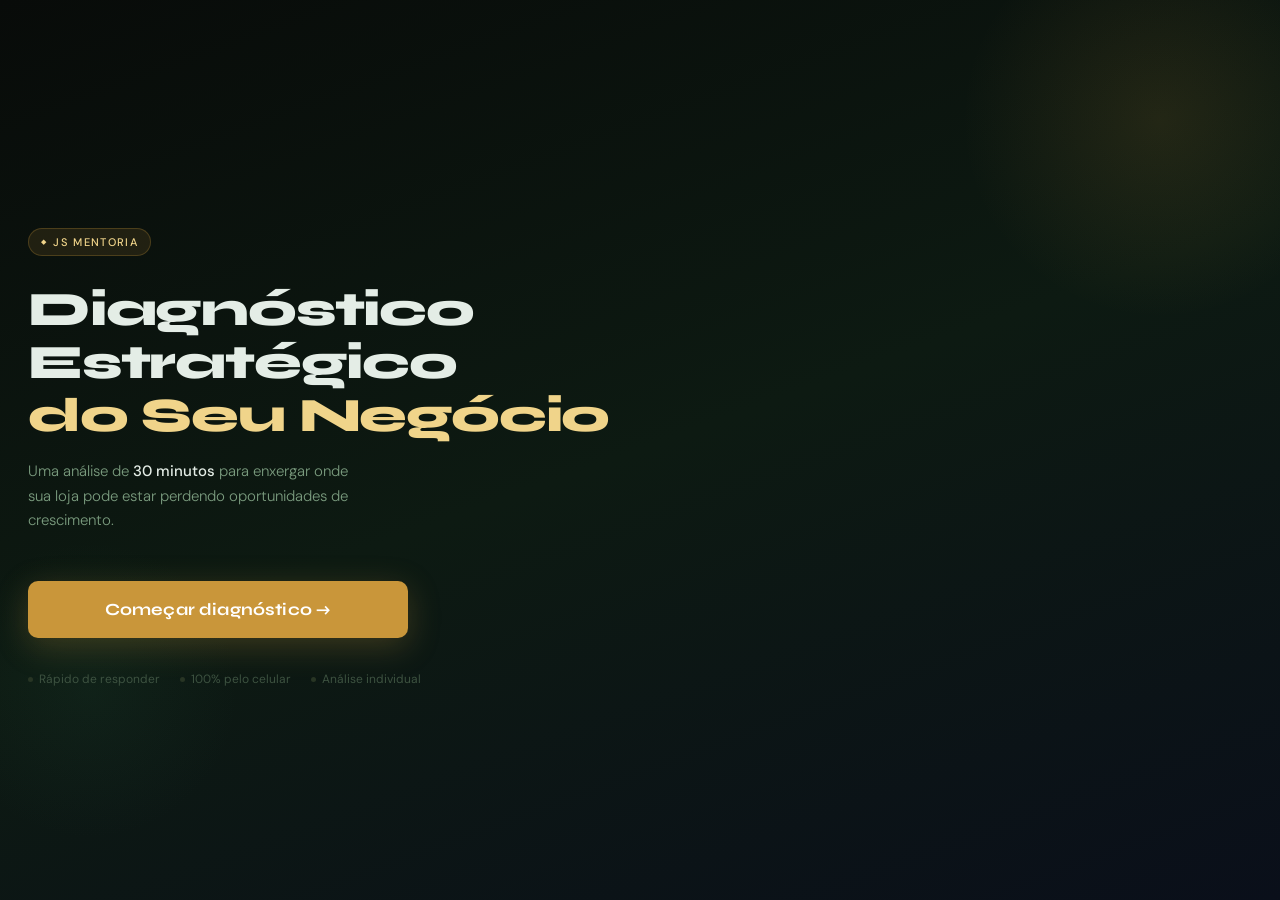
<file: form-reativacao.html>
<!DOCTYPE html>
<html lang="pt-BR">
<head>
<meta charset="UTF-8">
<meta name="viewport" content="width=device-width, initial-scale=1.0, maximum-scale=1.0">
<title>Diagnóstico Estratégico — JS Mentoria</title>
<link href="https://fonts.googleapis.com/css2?family=Syne:wght@600;700;800&family=DM+Sans:ital,wght@0,300;0,400;0,500;1,300&display=swap" rel="stylesheet">
<style>
*{box-sizing:border-box;margin:0;padding:0;-webkit-tap-highlight-color:transparent}
:root{
  --bg:#080b09;
  --surface:#0f1410;
  --surface2:#161c13;
  --border:#1e2a1b;
  --border2:#283524;
  --g1:#1b4332;--g2:#2d6a4f;--g3:#40916c;--g4:#74c69d;--g5:#d8f3dc;
  --gold:#c9963a;--gold-dim:#4a3210;--gold-light:#f0d48a;
  --amber:#e9a84c;--coral:#e07070;--teal:#4db8c8;
  --text:#e4ede6;--text2:#7a9b7e;--text3:#3d5240;
  --font:'DM Sans',sans-serif;--display:'Syne',sans-serif;
  --r:14px;--rs:10px;
}
html{background:var(--bg);scroll-behavior:smooth}
body{color:var(--text);font-family:var(--font);font-size:16px;line-height:1.5;
  min-height:100vh;padding-bottom:env(safe-area-inset-bottom)}

/* ══ CAPA (aparece antes do form) ══ */
.capa{
  min-height:100vh;display:flex;flex-direction:column;
  background:linear-gradient(160deg,#080b09 0%,#0d1a12 50%,#0a0f1a 100%);
  position:relative;overflow:hidden;
}
/* Elemento decorativo de fundo */
.capa::before{
  content:'';position:absolute;
  width:400px;height:400px;border-radius:50%;
  background:radial-gradient(circle,rgba(201,150,58,.12) 0%,transparent 70%);
  top:-80px;right:-80px;pointer-events:none;
}
.capa::after{
  content:'';position:absolute;
  width:300px;height:300px;border-radius:50%;
  background:radial-gradient(circle,rgba(45,106,79,.1) 0%,transparent 70%);
  bottom:60px;left:-60px;pointer-events:none;
}
.capa-inner{
  flex:1;display:flex;flex-direction:column;justify-content:center;
  padding:56px 28px 40px;position:relative;z-index:1;
}
.capa-badge{
  display:inline-flex;align-items:center;gap:6px;
  background:rgba(201,150,58,.12);border:1px solid rgba(201,150,58,.25);
  border-radius:20px;padding:5px 12px;
  font-size:11px;font-weight:500;letter-spacing:.12em;text-transform:uppercase;
  color:var(--gold-light);margin-bottom:28px;width:fit-content;
}
.capa-badge::before{content:'◆';font-size:7px}
.capa-h1{
  font-family:var(--display);font-size:clamp(32px,8vw,48px);font-weight:800;
  color:var(--text);line-height:1.1;letter-spacing:-.025em;margin-bottom:16px;
}
.capa-h1 em{font-style:normal;color:var(--gold-light)}
.capa-sub{
  font-size:15px;color:var(--text2);line-height:1.65;
  max-width:340px;margin-bottom:48px;font-weight:300;
}
.capa-sub b{color:var(--text);font-weight:500}
.capa-cta{
  background:var(--gold);border:none;border-radius:var(--rs);
  color:#fff;font-family:var(--display);font-size:17px;font-weight:700;
  padding:18px 28px;cursor:pointer;width:100%;max-width:380px;
  transition:all .2s;letter-spacing:.01em;
  box-shadow:0 8px 32px rgba(201,150,58,.25);
}
.capa-cta:hover{background:var(--gold-light);color:var(--bg);transform:translateY(-1px)}
.capa-cta:active{transform:translateY(0)}
.capa-steps{
  display:flex;gap:20px;margin-top:32px;
  font-size:12px;color:var(--text3);
}
.capa-step{display:flex;align-items:center;gap:6px}
.capa-step-dot{width:5px;height:5px;border-radius:50%;background:var(--border2)}

/* ══ FORM WRAP ══ */
.form-wrap{display:none;flex-direction:column;min-height:100vh}
.form-wrap.active{display:flex}

/* ══ BARRA DE PROGRESSO (grudada no topo) ══ */
.prog{
  position:sticky;top:0;z-index:100;
  background:var(--bg);border-bottom:1px solid var(--border);
  padding:0;
}
.prog-bar{height:3px;background:var(--border);overflow:hidden}
.prog-fill{
  height:100%;
  background:linear-gradient(90deg,var(--gold),var(--gold-light));
  transition:width .5s cubic-bezier(.4,0,.2,1);
}
.prog-info{
  display:flex;justify-content:space-between;align-items:center;
  padding:10px 20px 8px;
}
.prog-label{font-size:11px;color:var(--text3);letter-spacing:.04em}
.prog-pct{font-size:11px;color:var(--gold-light);font-weight:500}

/* ══ CONTEÚDO DO STEP ══ */
.step-body{
  flex:1;padding:28px 20px 120px;max-width:480px;
  margin:0 auto;width:100%;animation:up .28s ease;
}
@keyframes up{from{opacity:0;transform:translateY(18px)}to{opacity:1;transform:translateY(0)}}

.q-etapa{
  font-size:10px;font-weight:500;letter-spacing:.16em;text-transform:uppercase;
  color:var(--gold-light);margin-bottom:6px;display:flex;align-items:center;gap:8px;
}
.q-etapa::after{content:'';flex:1;height:1px;background:var(--border2)}
.q-titulo{
  font-family:var(--display);font-size:21px;font-weight:700;
  color:var(--text);line-height:1.3;margin-bottom:6px;letter-spacing:-.01em;
}
.q-dica{font-size:13px;color:var(--text2);margin-bottom:22px;line-height:1.55;font-weight:300}
.q-multi{
  font-size:12px;color:var(--gold-light);
  background:rgba(201,150,58,.1);border:1px solid rgba(201,150,58,.2);
  border-radius:6px;padding:5px 10px;display:inline-block;margin-bottom:14px;
}
.q-sub{
  font-family:var(--display);font-size:16px;font-weight:600;
  color:var(--text);margin-top:28px;margin-bottom:12px;
}

/* ══ OPÇÕES ══ */
.opts{display:flex;flex-direction:column;gap:9px}
.opt{
  display:flex;align-items:flex-start;gap:14px;
  background:var(--surface);border:2px solid var(--border2);
  border-radius:var(--rs);padding:15px 16px;cursor:pointer;
  transition:all .15s;user-select:none;
}
.opt:active{transform:scale(.98)}
.opt:hover{border-color:rgba(201,150,58,.4);background:rgba(201,150,58,.05)}
.opt.sel{border-color:var(--gold);background:rgba(201,150,58,.12)}
.opt.sel .dot{background:var(--gold);box-shadow:0 0 0 3px rgba(201,150,58,.2)}
.dot{
  width:20px;height:20px;border-radius:50%;border:2px solid var(--border2);
  flex-shrink:0;transition:all .15s;margin-top:1px;
}
.dot.sq{border-radius:6px}
.opt-txt{font-size:15px;color:var(--text2);line-height:1.4}
.opt.sel .opt-txt{color:var(--text)}

/* ══ INPUTS ══ */
.inp{
  width:100%;background:var(--surface2);border:2px solid var(--border2);
  border-radius:var(--rs);color:var(--text);font-family:var(--font);
  font-size:16px;padding:16px;outline:none;transition:border-color .2s;
  -webkit-appearance:none;
}
.inp:focus{border-color:var(--gold)}
.inp::placeholder{color:var(--text3)}
textarea.inp{resize:none;min-height:108px;line-height:1.6}

/* ══ ERRO ══ */
.err{font-size:13px;color:var(--coral);margin-top:10px;display:none}
.err.show{display:block}

/* ══ BOTÕES FIXOS ══ */
.btn-bar{
  position:fixed;bottom:0;left:0;right:0;z-index:100;
  background:linear-gradient(to top,var(--bg) 75%,transparent);
  padding:20px 20px calc(20px + env(safe-area-inset-bottom));
}
.btn-row{display:flex;gap:10px;max-width:480px;margin:0 auto}
.btn-next{
  flex:1;background:var(--gold);border:none;border-radius:var(--rs);
  color:#fff;font-family:var(--display);font-size:16px;font-weight:700;
  padding:17px;cursor:pointer;transition:all .2s;
  box-shadow:0 4px 20px rgba(201,150,58,.3);
}
.btn-next:hover{background:var(--gold-light);color:var(--bg)}
.btn-next:disabled{background:var(--border2);color:var(--text3);cursor:not-allowed;box-shadow:none}
.btn-back{
  background:none;border:2px solid var(--border2);border-radius:var(--rs);
  color:var(--text2);font-family:var(--font);font-size:15px;
  padding:17px 20px;cursor:pointer;transition:all .2s;min-width:56px;
}
.btn-back:hover{border-color:var(--border2);color:var(--text)}

/* ══ RESUMO ══ */
.resumo{
  background:var(--surface);border:1px solid var(--border2);
  border-radius:var(--r);padding:18px 20px;font-size:14px;
  line-height:1.85;color:var(--text2);
}
.resumo-item{display:flex;gap:8px;margin-bottom:4px}
.resumo-label{color:var(--text3);flex-shrink:0;min-width:120px}
.resumo-val{color:var(--text)}

/* ══ TELA DE SUCESSO ══ */
.success{
  display:none;min-height:100vh;
  background:linear-gradient(160deg,#080b09 0%,#0d1a12 50%,#0a0f1a 100%);
  padding:60px 28px calc(60px + env(safe-area-inset-bottom));
  text-align:center;position:relative;overflow:hidden;
}
.success::before{
  content:'';position:absolute;width:400px;height:400px;border-radius:50%;
  background:radial-gradient(circle,rgba(201,150,58,.1) 0%,transparent 70%);
  top:-100px;left:50%;transform:translateX(-50%);pointer-events:none;
}
.success.show{display:flex;flex-direction:column;align-items:center;justify-content:center}
.success-icon{
  font-size:44px;margin-bottom:24px;
  animation:float 3s ease-in-out infinite;
}
@keyframes float{0%,100%{transform:translateY(0)}50%{transform:translateY(-8px)}}
.success-h{
  font-family:var(--display);font-size:28px;font-weight:800;
  color:var(--gold-light);margin-bottom:20px;letter-spacing:-.02em;
}
.success-txt{
  font-size:15px;color:var(--text2);line-height:1.75;
  max-width:380px;font-weight:300;
}
.success-txt b{color:var(--text);font-weight:500}
.success-divider{
  width:40px;height:2px;background:var(--gold);
  margin:24px auto;border-radius:2px;opacity:.5;
}
</style>
</head>
<body>

<!-- ══ CAPA ══ -->
<div class="capa" id="capa">
  <div class="capa-inner">
    <div class="capa-badge">JS Mentoria</div>
    <h1 class="capa-h1">Diagnóstico<br>Estratégico<br><em>do Seu Negócio</em></h1>
    <p class="capa-sub">Uma análise de <b>30 minutos</b> para enxergar onde sua loja pode estar perdendo oportunidades de crescimento.</p>
    <button class="capa-cta" onclick="iniciar()">Começar diagnóstico →</button>
    <div class="capa-steps">
      <div class="capa-step"><div class="capa-step-dot"></div>Rápido de responder</div>
      <div class="capa-step"><div class="capa-step-dot"></div>100% pelo celular</div>
      <div class="capa-step"><div class="capa-step-dot"></div>Análise individual</div>
    </div>
  </div>
</div>

<!-- ══ FORMULÁRIO ══ -->
<div class="form-wrap" id="formWrap">

  <!-- Barra de progresso fixa -->
  <div class="prog">
    <div class="prog-bar"><div class="prog-fill" id="progFill" style="width:0%"></div></div>
    <div class="prog-info">
      <span class="prog-label" id="progLabel">Etapa 1 de 9</span>
      <span class="prog-pct" id="progPct">0%</span>
    </div>
  </div>

  <!-- STEP 1: Nome + Loja -->
  <div class="step-body" id="step-1" style="display:none">
    <div class="q-etapa">Identificação</div>
    <div class="q-titulo">Como você se chama e qual é o nome da sua loja?</div>
    <input class="inp" type="text" id="f_nome" placeholder="Seu nome completo" autocomplete="name" style="margin-bottom:12px">
    <input class="inp" type="text" id="f_loja" placeholder="Nome da loja" autocomplete="organization">
    <div class="err" id="err-1">Preencha seu nome e o nome da loja para continuar.</div>
  </div>

  <!-- STEP 2: Instagram + WhatsApp -->
  <div class="step-body" id="step-2" style="display:none">
    <div class="q-etapa">Contato</div>
    <div class="q-titulo">Onde podemos te encontrar?</div>
    <div class="q-dica">Se o seu perfil for selecionado, o contato será feito pelo WhatsApp que você informar aqui.</div>
    <input class="inp" type="text" id="f_ig" placeholder="@instagram da loja" autocomplete="off" style="margin-bottom:12px">
    <input class="inp" type="tel" id="f_wa" placeholder="WhatsApp com DDD" autocomplete="tel">
    <div class="err" id="err-2">Informe seu Instagram e WhatsApp para continuar.</div>
  </div>

  <!-- STEP 3: Tempo -->
  <div class="step-body" id="step-3" style="display:none">
    <div class="q-etapa">Maturidade</div>
    <div class="q-titulo">Há quanto tempo sua loja existe?</div>
    <div class="opts" id="opts-tempo">
      <div class="opt" onclick="sel('tempo',this,'Menos de 1 ano',true)"><div class="dot"></div><div class="opt-txt">Menos de 1 ano</div></div>
      <div class="opt" onclick="sel('tempo',this,'De 1 a 2 anos',true)"><div class="dot"></div><div class="opt-txt">De 1 a 2 anos</div></div>
      <div class="opt" onclick="sel('tempo',this,'De 2 a 5 anos',true)"><div class="dot"></div><div class="opt-txt">De 2 a 5 anos</div></div>
      <div class="opt" onclick="sel('tempo',this,'Mais de 5 anos',true)"><div class="dot"></div><div class="opt-txt">Mais de 5 anos</div></div>
    </div>
    <div class="err" id="err-3">Selecione uma opção para continuar.</div>
  </div>

  <!-- STEP 4: Canal + Equipe + Faturamento -->
  <div class="step-body" id="step-4" style="display:none">
    <div class="q-etapa">Estrutura atual</div>
    <div class="q-titulo">Como funciona a sua loja hoje?</div>
    <div class="q-sub">Sua loja vende principalmente por onde?</div>
    <div class="opts" id="opts-canal" style="margin-bottom:4px">
      <div class="opt" onclick="sel('canal',this,'Loja física')"><div class="dot"></div><div class="opt-txt">Loja física</div></div>
      <div class="opt" onclick="sel('canal',this,'Instagram / WhatsApp')"><div class="dot"></div><div class="opt-txt">Instagram / WhatsApp</div></div>
      <div class="opt" onclick="sel('canal',this,'Loja física + Instagram / WhatsApp')"><div class="dot"></div><div class="opt-txt">Loja física + Instagram / WhatsApp</div></div>
      <div class="opt" onclick="sel('canal',this,'E-commerce + redes sociais')"><div class="dot"></div><div class="opt-txt">E-commerce + redes sociais</div></div>
      <div class="opt" onclick="sel('canal',this,'Outro')"><div class="dot"></div><div class="opt-txt">Outro</div></div>
    </div>
    <div class="q-sub">Você trabalha sozinha ou tem equipe?</div>
    <div class="opts" id="opts-equipe" style="margin-bottom:4px">
      <div class="opt" onclick="sel('equipe',this,'Trabalho sozinha')"><div class="dot"></div><div class="opt-txt">Trabalho sozinha</div></div>
      <div class="opt" onclick="sel('equipe',this,'Tenho 1 pessoa na equipe')"><div class="dot"></div><div class="opt-txt">Tenho 1 pessoa na equipe</div></div>
      <div class="opt" onclick="sel('equipe',this,'Tenho de 2 a 4 pessoas')"><div class="dot"></div><div class="opt-txt">Tenho de 2 a 4 pessoas</div></div>
      <div class="opt" onclick="sel('equipe',this,'Tenho 5 ou mais pessoas')"><div class="dot"></div><div class="opt-txt">Tenho 5 ou mais pessoas</div></div>
    </div>
    <div class="q-sub">Faturamento médio mensal atual</div>
    <div class="opts" id="opts-fat">
      <div class="opt" onclick="sel('fat',this,'Até R$10 mil')"><div class="dot"></div><div class="opt-txt">Até R$10 mil</div></div>
      <div class="opt" onclick="sel('fat',this,'De R$10 mil a R$20 mil')"><div class="dot"></div><div class="opt-txt">De R$10 mil a R$20 mil</div></div>
      <div class="opt" onclick="sel('fat',this,'De R$20 mil a R$50 mil')"><div class="dot"></div><div class="opt-txt">De R$20 mil a R$50 mil</div></div>
      <div class="opt" onclick="sel('fat',this,'De R$50 mil a R$100 mil')"><div class="dot"></div><div class="opt-txt">De R$50 mil a R$100 mil</div></div>
      <div class="opt" onclick="sel('fat',this,'Acima de R$100 mil')"><div class="dot"></div><div class="opt-txt">Acima de R$100 mil</div></div>
    </div>
    <div class="err" id="err-4">Responda todas as perguntas desta etapa.</div>
  </div>

  <!-- STEP 5: Situações + Desafio -->
  <div class="step-body" id="step-5" style="display:none">
    <div class="q-etapa">Diagnóstico atual</div>
    <div class="q-titulo">O que está acontecendo na sua loja agora?</div>
    <div class="q-multi">◻ Pode marcar mais de uma</div>
    <div class="opts" id="opts-sit" style="margin-bottom:4px">
      <div class="opt" onclick="selM('sit',this,'Tenho clientes, mas quero aumentar o volume de vendas')"><div class="dot sq"></div><div class="opt-txt">Tenho clientes, mas quero aumentar o volume de vendas</div></div>
      <div class="opt" onclick="selM('sit',this,'Tenho dificuldade para atrair novos clientes')"><div class="dot sq"></div><div class="opt-txt">Tenho dificuldade para atrair novos clientes</div></div>
      <div class="opt" onclick="selM('sit',this,'Tenho seguidores, mas poucos viram clientes')"><div class="dot sq"></div><div class="opt-txt">Tenho seguidores, mas poucos viram clientes</div></div>
      <div class="opt" onclick="selM('sit',this,'Meu Instagram não traz vendas como eu gostaria')"><div class="dot sq"></div><div class="opt-txt">Meu Instagram não traz vendas como eu gostaria</div></div>
      <div class="opt" onclick="selM('sit',this,'Tenho movimento, mas poderia vender muito mais')"><div class="dot sq"></div><div class="opt-txt">Tenho movimento, mas poderia vender muito mais</div></div>
      <div class="opt" onclick="selM('sit',this,'Minhas vendas dependem muito de promoção')"><div class="dot sq"></div><div class="opt-txt">Minhas vendas dependem muito de promoção</div></div>
      <div class="opt" onclick="selM('sit',this,'Faço muitas coisas, mas sem estratégia clara')"><div class="dot sq"></div><div class="opt-txt">Faço muitas coisas, mas sem estratégia clara</div></div>
      <div class="opt" onclick="selM('sit',this,'Minha loja cresceu e preciso organizar a operação')"><div class="dot sq"></div><div class="opt-txt">Minha loja cresceu e preciso organizar a operação</div></div>
    </div>
    <div class="q-sub">Qual é o principal desafio que você quer resolver?</div>
    <textarea class="inp" id="f_desafio" placeholder="Escreva com suas próprias palavras..."></textarea>
    <div class="err" id="err-5">Marque ao menos uma situação e descreva seu desafio.</div>
  </div>

  <!-- STEP 6: Objetivos + Mudança -->
  <div class="step-body" id="step-6" style="display:none">
    <div class="q-etapa">Objetivos</div>
    <div class="q-titulo">O que você quer conquistar?</div>
    <div class="q-multi">◻ Pode marcar mais de uma</div>
    <div class="opts" id="opts-obj" style="margin-bottom:4px">
      <div class="opt" onclick="selM('obj',this,'Atrair mais clientes novos')"><div class="dot sq"></div><div class="opt-txt">Atrair mais clientes novos</div></div>
      <div class="opt" onclick="selM('obj',this,'Vender mais para quem já compra')"><div class="dot sq"></div><div class="opt-txt">Vender mais para quem já compra</div></div>
      <div class="opt" onclick="selM('obj',this,'Melhorar minha estratégia de conteúdo')"><div class="dot sq"></div><div class="opt-txt">Melhorar minha estratégia de conteúdo</div></div>
      <div class="opt" onclick="selM('obj',this,'Transformar seguidores em clientes')"><div class="dot sq"></div><div class="opt-txt">Transformar seguidores em clientes</div></div>
      <div class="opt" onclick="selM('obj',this,'Criar campanhas que gerem vendas de verdade')"><div class="dot sq"></div><div class="opt-txt">Criar campanhas que gerem vendas de verdade</div></div>
      <div class="opt" onclick="selM('obj',this,'Aumentar meu faturamento')"><div class="dot sq"></div><div class="opt-txt">Aumentar meu faturamento</div></div>
      <div class="opt" onclick="selM('obj',this,'Aumentar meu ticket médio')"><div class="dot sq"></div><div class="opt-txt">Aumentar meu ticket médio</div></div>
      <div class="opt" onclick="selM('obj',this,'Melhorar minha conversão de vendas')"><div class="dot sq"></div><div class="opt-txt">Melhorar minha conversão de vendas</div></div>
      <div class="opt" onclick="selM('obj',this,'Estruturar processos para a equipe vender mais')"><div class="dot sq"></div><div class="opt-txt">Estruturar processos para a equipe vender mais</div></div>
      <div class="opt" onclick="selM('obj',this,'Ter uma rotina comercial mais organizada')"><div class="dot sq"></div><div class="opt-txt">Ter uma rotina comercial mais organizada</div></div>
      <div class="opt" onclick="selM('obj',this,'Parar de depender de promoções para vender')"><div class="dot sq"></div><div class="opt-txt">Parar de depender de promoções para vender</div></div>
      <div class="opt" onclick="selM('obj',this,'Construir uma estratégia mais previsível')"><div class="dot sq"></div><div class="opt-txt">Construir uma estratégia mais previsível</div></div>
    </div>
    <div class="q-sub">Qual seria a principal mudança que você quer ver?</div>
    <textarea class="inp" id="f_mudanca" placeholder="Escreva livremente..."></textarea>
    <div class="err" id="err-6">Marque ao menos um objetivo e responda a pergunta.</div>
  </div>

  <!-- STEP 7: Clareza + Aproveitamento + Invest anterior -->
  <div class="step-body" id="step-7" style="display:none">
    <div class="q-etapa">Maturidade estratégica</div>
    <div class="q-titulo">Como você se vê hoje?</div>
    <div class="q-sub">Você tem clareza sobre o que precisa fazer para crescer?</div>
    <div class="opts" id="opts-clareza" style="margin-bottom:4px">
      <div class="opt" onclick="sel('clareza',this,'Sei exatamente o que preciso fazer')"><div class="dot"></div><div class="opt-txt">Sei exatamente o que preciso fazer</div></div>
      <div class="opt" onclick="sel('clareza',this,'Tenho ideias, mas não sei por onde começar')"><div class="dot"></div><div class="opt-txt">Tenho ideias, mas não sei por onde começar</div></div>
      <div class="opt" onclick="sel('clareza',this,'Faço várias ações, mas não sei o que realmente funciona')"><div class="dot"></div><div class="opt-txt">Faço várias ações, mas não sei o que realmente funciona</div></div>
      <div class="opt" onclick="sel('clareza',this,'Estou trabalhando muito no improviso')"><div class="dot"></div><div class="opt-txt">Estou trabalhando muito no improviso</div></div>
    </div>
    <div class="q-sub">Quanto você aproveita o potencial da sua loja?</div>
    <div class="opts" id="opts-aprov" style="margin-bottom:4px">
      <div class="opt" onclick="sel('aprov',this,'Muito — estou em uma fase excelente')"><div class="dot"></div><div class="opt-txt">Muito — estou em uma fase excelente</div></div>
      <div class="opt" onclick="sel('aprov',this,'Razoavelmente — sei que poderia estar melhor')"><div class="dot"></div><div class="opt-txt">Razoavelmente — sei que poderia estar melhor</div></div>
      <div class="opt" onclick="sel('aprov',this,'Pouco — deixo oportunidades passar')"><div class="dot"></div><div class="opt-txt">Pouco — deixo oportunidades passar</div></div>
      <div class="opt" onclick="sel('aprov',this,'Não sei dizer')"><div class="dot"></div><div class="opt-txt">Não sei dizer</div></div>
    </div>
    <div class="q-sub">Já investiu em cursos, mentorias ou consultorias?</div>
    <div class="opts" id="opts-investant">
      <div class="opt" onclick="sel('investant',this,'Sim, várias vezes')"><div class="dot"></div><div class="opt-txt">Sim, várias vezes</div></div>
      <div class="opt" onclick="sel('investant',this,'Sim, algumas vezes')"><div class="dot"></div><div class="opt-txt">Sim, algumas vezes</div></div>
      <div class="opt" onclick="sel('investant',this,'Poucas vezes')"><div class="dot"></div><div class="opt-txt">Poucas vezes</div></div>
      <div class="opt" onclick="sel('investant',this,'Ainda não')"><div class="dot"></div><div class="opt-txt">Ainda não</div></div>
    </div>
    <div class="err" id="err-7">Responda todas as perguntas desta etapa.</div>
  </div>

  <!-- STEP 8: Intenção de investimento -->
  <div class="step-body" id="step-8" style="display:none">
    <div class="q-etapa">Próximo passo</div>
    <div class="q-titulo">Se você enxergar pontos para ajustar, estaria disposta a investir em uma solução?</div>
    <div class="q-dica">Não existe resposta certa. Queremos entender o seu momento atual.</div>
    <div class="opts" id="opts-invest">
      <div class="opt" onclick="sel('invest',this,'Sim, estou buscando uma solução neste momento',true)"><div class="dot"></div><div class="opt-txt">Sim, estou buscando uma solução neste momento</div></div>
      <div class="opt" onclick="sel('invest',this,'Sim, dependendo da proposta',true)"><div class="dot"></div><div class="opt-txt">Sim, dependendo da proposta</div></div>
      <div class="opt" onclick="sel('invest',this,'Talvez — quero entender o que preciso melhorar primeiro',true)"><div class="dot"></div><div class="opt-txt">Talvez — quero entender o que preciso melhorar primeiro</div></div>
      <div class="opt" onclick="sel('invest',this,'Neste momento, não pretendo investir',true)"><div class="dot"></div><div class="opt-txt">Neste momento, não pretendo investir</div></div>
    </div>
    <div class="err" id="err-8">Selecione uma opção para continuar.</div>
  </div>

  <!-- STEP 9: Resumo + Enviar -->
  <div class="step-body" id="step-9" style="display:none">
    <div class="q-etapa">Revisão</div>
    <div class="q-titulo">Pronto. Confirme seus dados.</div>
    <div class="q-dica">Verifique se as informações estão corretas antes de enviar.</div>
    <div class="resumo" id="resumoBox"></div>
    <div class="err" id="err-9">Ocorreu um erro ao enviar. Por favor, tente novamente.</div>
  </div>

</div><!-- /form-wrap -->

<!-- SUCESSO -->
<div class="success" id="successScreen">
  <div class="success-icon">◆</div>
  <div class="success-h">Recebemos suas respostas.</div>
  <div class="success-divider"></div>
  <div class="success-txt">
    <p>Obrigada por compartilhar o momento da sua loja.</p>
    <br>
    <p>Nossa equipe vai analisar suas respostas e verificar se o seu perfil está dentro dos critérios para receber uma <b>Sessão de Diagnóstico Estratégico individual de 30 minutos</b>.</p>
    <br>
    <p>Como as sessões têm vagas limitadas, nem todos os formulários são selecionados.</p>
    <br>
    <p>Se o seu perfil for aprovado, entraremos em contato pelo <b>WhatsApp informado</b> com os próximos passos.</p>
    <br>
    <p><b>Fique de olho no seu WhatsApp. ✦</b></p>
  </div>
</div>

<!-- BOTÕES (ficam dentro do form-wrap mas posição fixed) -->
<div class="btn-bar" id="btnBar" style="display:none">
  <div class="btn-row">
    <button class="btn-back" id="btnBack" style="display:none" onclick="prevStep()">←</button>
    <button class="btn-next" id="btnNext" onclick="nextStep()">Continuar →</button>
  </div>
</div>

<script>
const SUPA_URL = 'https://lnfghtlrzoioaotamzvy.supabase.co';
const SUPA_KEY = 'eyJhbGciOiJIUzI1NiIsInR5cCI6IkpXVCJ9.eyJpc3MiOiJzdXBhYmFzZSIsInJlZiI6ImxuZmdodGxyem9pb2FvdGFtenZ5Iiwicm9sZSI6ImFub24iLCJpYXQiOjE3NzY3MDg5MTMsImV4cCI6MjA5MjI4NDkxM30.lNHckve8P--rp9axdwZ6v6zTl4LLnk-1xY_kJS3wfFo';
const TOTAL = 9;
let cur = 1;
const A = {};
const AM = {};

function iniciar(){
  document.getElementById('capa').style.display = 'none';
  document.getElementById('formWrap').classList.add('active');
  document.getElementById('btnBar').style.display = 'block';
  showStep(1);
}

// ── Seleção única (autoAdv = avança automático) ──
function sel(field, el, val, autoAdv=false){
  const c = el.closest('.opts');
  c.querySelectorAll('.opt').forEach(o=>o.classList.remove('sel'));
  el.classList.add('sel');
  A[field] = val;
  if(autoAdv) setTimeout(()=>{ if(validate(cur)) avanca(); }, 340);
}

// ── Seleção múltipla ──
function selM(field, el, val){
  el.classList.toggle('sel');
  if(!AM[field]) AM[field] = [];
  const i = AM[field].indexOf(val);
  if(el.classList.contains('sel')){ if(i<0) AM[field].push(val); }
  else { if(i>=0) AM[field].splice(i,1); }
}

// ── Avançar ──
function nextStep(){
  if(cur === TOTAL){ enviar(); return; }
  collect(cur);
  if(!validate(cur)) return;
  if(cur === 8) buildResumo();
  avanca();
}

function avanca(){ showStep(cur + 1); }

function prevStep(){
  if(cur <= 1) return;
  showStep(cur - 1);
}

function showStep(n){
  document.getElementById('step-'+cur).style.display = 'none';
  cur = n;
  document.getElementById('step-'+n).style.display = 'block';
  updateProg();
  updateBtns();
  hideErrs();
  window.scrollTo({top:0,behavior:'smooth'});
}

function updateProg(){
  const pct = Math.round(((cur-1)/TOTAL)*100);
  document.getElementById('progFill').style.width = pct+'%';
  document.getElementById('progLabel').textContent = `Etapa ${cur} de ${TOTAL}`;
  document.getElementById('progPct').textContent = pct+'%';
}

function updateBtns(){
  const back = document.getElementById('btnBack');
  const next = document.getElementById('btnNext');
  if(back) back.style.display = cur > 1 ? '' : 'none';
  if(next) next.textContent = cur === TOTAL ? 'Enviar análise ✓' : 'Continuar →';
}

function hideErrs(){ document.querySelectorAll('.err').forEach(e=>e.classList.remove('show')); }

// ── Validar step atual ──
function validate(n){
  let ok = true;
  if(n===1) ok = (document.getElementById('f_nome')?.value.trim().length>1)&&(document.getElementById('f_loja')?.value.trim().length>0);
  else if(n===2) ok = (document.getElementById('f_ig')?.value.trim().length>1)&&(document.getElementById('f_wa')?.value.trim().length>7);
  else if(n===3) ok = !!A.tempo;
  else if(n===4) ok = !!A.canal && !!A.equipe && !!A.fat;
  else if(n===5) ok = (AM.sit?.length>0) && (document.getElementById('f_desafio')?.value.trim().length>5);
  else if(n===6) ok = (AM.obj?.length>0) && (document.getElementById('f_mudanca')?.value.trim().length>3);
  else if(n===7) ok = !!A.clareza && !!A.aprov && !!A.investant;
  else if(n===8) ok = !!A.invest;
  const errEl = document.getElementById('err-'+n);
  if(errEl) errEl.classList.toggle('show', !ok);
  return ok;
}

// ── Coletar texto ──
function collect(n){
  if(n===1){ A.nome=document.getElementById('f_nome')?.value.trim()||''; A.loja=document.getElementById('f_loja')?.value.trim()||''; }
  if(n===2){ A.ig=document.getElementById('f_ig')?.value.trim()||''; A.wa=document.getElementById('f_wa')?.value.trim()||''; }
  if(n===5) A.desafio=document.getElementById('f_desafio')?.value.trim()||'';
  if(n===6) A.mudanca=document.getElementById('f_mudanca')?.value.trim()||'';
}

function buildResumo(){
  collect(5); collect(6);
  const b = document.getElementById('resumoBox');
  if(!b) return;
  b.innerHTML = [
    ['Nome', A.nome],['Loja', A.loja],['Instagram', A.ig],['WhatsApp', A.wa],
    ['Tempo de loja', A.tempo],['Faturamento', A.fat],['Canal de vendas', A.canal],
    ['Intenção', A.invest],
  ].map(([l,v])=>`<div class="resumo-item"><span class="resumo-label">${l}</span><span class="resumo-val">${esc(v||'—')}</span></div>`).join('');
}

// ── Score e qualificação ──
function calcScore(){
  let s = 0;
  const fm = {'Até R$10 mil':5,'De R$10 mil a R$20 mil':12,'De R$20 mil a R$50 mil':20,'De R$50 mil a R$100 mil':25,'Acima de R$100 mil':25};
  s += fm[A.fat]||0;
  const tm = {'Menos de 1 ano':3,'De 1 a 2 anos':8,'De 2 a 5 anos':12,'Mais de 5 anos':15};
  s += tm[A.tempo]||0;
  const em = {'Trabalho sozinha':5,'Tenho 1 pessoa na equipe':8,'Tenho de 2 a 4 pessoas':10,'Tenho 5 ou mais pessoas':10};
  s += em[A.equipe]||0;
  const dorePts = {'Tenho dificuldade para atrair novos clientes':3,'Tenho seguidores, mas poucos viram clientes':3,'Meu Instagram não traz vendas como eu gostaria':3,'Minhas vendas dependem muito de promoção':3,'Faço muitas coisas, mas sem estratégia clara':4,'Minha loja cresceu e preciso organizar a operação':4};
  (AM.sit||[]).forEach(d=>{ s += dorePts[d]||2; });
  const objAl = ['Aumentar meu faturamento','Melhorar minha conversão de vendas','Construir uma estratégia mais previsível','Estruturar processos para a equipe vender mais'];
  (AM.obj||[]).forEach(o=>{ s += objAl.includes(o)?2:1; });
  const cm = {'Sei exatamente o que preciso fazer':3,'Tenho ideias, mas não sei por onde começar':8,'Faço várias ações, mas não sei o que realmente funciona':10,'Estou trabalhando muito no improviso':10};
  s += cm[A.clareza]||0;
  const im = {'Sim, estou buscando uma solução neste momento':15,'Sim, dependendo da proposta':12,'Talvez — quero entender o que preciso melhorar primeiro':5,'Neste momento, não pretendo investir':0};
  s += im[A.invest]||0;
  return Math.min(s, 100);
}

function calcQualif(score){
  if(A.invest==='Neste momento, não pretendo investir' && A.fat==='Até R$10 mil') return 'desqualificado';
  return score>=45 ? 'qualificado' : 'desqualificado';
}

function normIg(ig){ return 'https://instagram.com/'+ig.replace('@','').trim().toLowerCase(); }
function gerarId(p='x'){ return p+'_'+Date.now()+'_'+Math.random().toString(36).slice(2,7); }
function esc(s){ if(!s)return''; const d=document.createElement('div'); d.textContent=s; return d.innerHTML; }

// ── Enviar ──
async function enviar(){
  const btn = document.getElementById('btnNext');
  if(btn){ btn.disabled=true; btn.textContent='Enviando...'; }
  collect(1); collect(2); collect(5); collect(6);

  const score = calcScore();
  const qualif = calcQualif(score);
  const igLink = normIg(A.ig||'');
  const hoje = new Date().toISOString().split('T')[0];

  try{
    // Buscar pessoa existente
    const rAll = await fetch(SUPA_URL+'/rest/v1/crm_pessoas?select=id,whatsapp,instagram&limit=500',
      {headers:{'apikey':SUPA_KEY,'Authorization':'Bearer '+SUPA_KEY}});
    const todas = rAll.ok ? await rAll.json() : [];
    const waC = (A.wa||'').replace(/\D/g,'');
    const igC = (A.ig||'').toLowerCase().replace('@','');
    const dup = todas.find(p=>{
      const pw=(p.whatsapp||'').replace(/\D/g,'');
      const pi=(p.instagram||'').toLowerCase().replace('https://instagram.com/','').replace('@','');
      return (waC&&pw&&pw===waC)||(igC&&pi&&pi===igC);
    });

    let pessoaId;
    if(dup){
      pessoaId = dup.id;
      await fetch(SUPA_URL+'/rest/v1/crm_pessoas?id=eq.'+pessoaId,{
        method:'PATCH',
        headers:{'apikey':SUPA_KEY,'Authorization':'Bearer '+SUPA_KEY,'Content-Type':'application/json','Prefer':'return=minimal'},
        body:JSON.stringify({nome:A.nome,whatsapp:A.wa,instagram:igLink})
      });
    } else {
      pessoaId = gerarId('p');
      const rp = await fetch(SUPA_URL+'/rest/v1/crm_pessoas',{
        method:'POST',
        headers:{'apikey':SUPA_KEY,'Authorization':'Bearer '+SUPA_KEY,'Content-Type':'application/json','Prefer':'return=minimal'},
        body:JSON.stringify({id:pessoaId,nome:A.nome,whatsapp:A.wa,instagram:igLink,email:''})
      });
      if(!rp.ok) throw new Error('Erro ao criar pessoa: '+rp.status);
    }

    // Criar oportunidade
    const opId = gerarId('op');
    const ro = await fetch(SUPA_URL+'/rest/v1/crm_oportunidades',{
      method:'POST',
      headers:{'apikey':SUPA_KEY,'Authorization':'Bearer '+SUPA_KEY,'Content-Type':'application/json','Prefer':'return=minimal'},
      body:JSON.stringify({
        id:opId,pessoa_id:pessoaId,
        pipeline:'reativacao',funil:'reativacao',origem:'instagram',
        status:'reat_form',responsavel:'Amanda',data_entrada:hoje,
        reat_nome_loja:A.loja||'',reat_tempo_loja:A.tempo||'',
        reat_canal_venda:A.canal||'',reat_equipe:A.equipe||'',
        reat_faturamento:A.fat||'',
        reat_situacoes:(AM.sit||[]).join(' | '),
        reat_desafio:A.desafio||'',
        reat_objetivos:(AM.obj||[]).join(' | '),
        reat_mudanca:A.mudanca||'',
        reat_clareza:A.clareza||'',reat_aproveitamento:A.aprov||'',
        reat_invest_anterior:A.investant||'',reat_intencao_invest:A.invest||'',
        reat_qualificacao:qualif,reat_score:score,
      })
    });
    if(!ro.ok) throw new Error('Erro ao criar oportunidade: '+ro.status);

    // Formulário bruto
    await fetch(SUPA_URL+'/rest/v1/crm_formularios',{
      method:'POST',
      headers:{'apikey':SUPA_KEY,'Authorization':'Bearer '+SUPA_KEY,'Content-Type':'application/json','Prefer':'return=minimal'},
      body:JSON.stringify({
        id:gerarId('form'),tipo:'reativacao_diag',
        pessoa_id:pessoaId,oportunidade_id:opId,
        respostas:{...A,situacoes:AM.sit,objetivos:AM.obj},
        qualificacao:qualif,score
      })
    });

    // Evento histórico
    await fetch(SUPA_URL+'/rest/v1/crm_eventos',{
      method:'POST',
      headers:{'apikey':SUPA_KEY,'Authorization':'Bearer '+SUPA_KEY,'Content-Type':'application/json','Prefer':'return=minimal'},
      body:JSON.stringify({
        id:gerarId('ev'),oportunidade_id:opId,pessoa_id:pessoaId,
        tipo:'criacao',
        descricao:`Diagnóstico Estratégico · Score: ${score}/100 · ${qualif==='qualificado'?'✓ Qualificada':'✗ Desqualificada'} · Fat: ${A.fat}`,
        status_anterior:'',status_novo:'reat_form',responsavel:''
      })
    });

    // Sucesso
    document.getElementById('formWrap').classList.remove('active');
    document.getElementById('btnBar').style.display = 'none';
    document.getElementById('successScreen').classList.add('show');

  }catch(e){
    console.error('Erro ao enviar:', e);
    const errEl = document.getElementById('err-9');
    if(errEl) errEl.classList.add('show');
    if(btn){ btn.disabled=false; btn.textContent='Tentar novamente'; }
  }
}
</script>
</body>
</html>
</file>
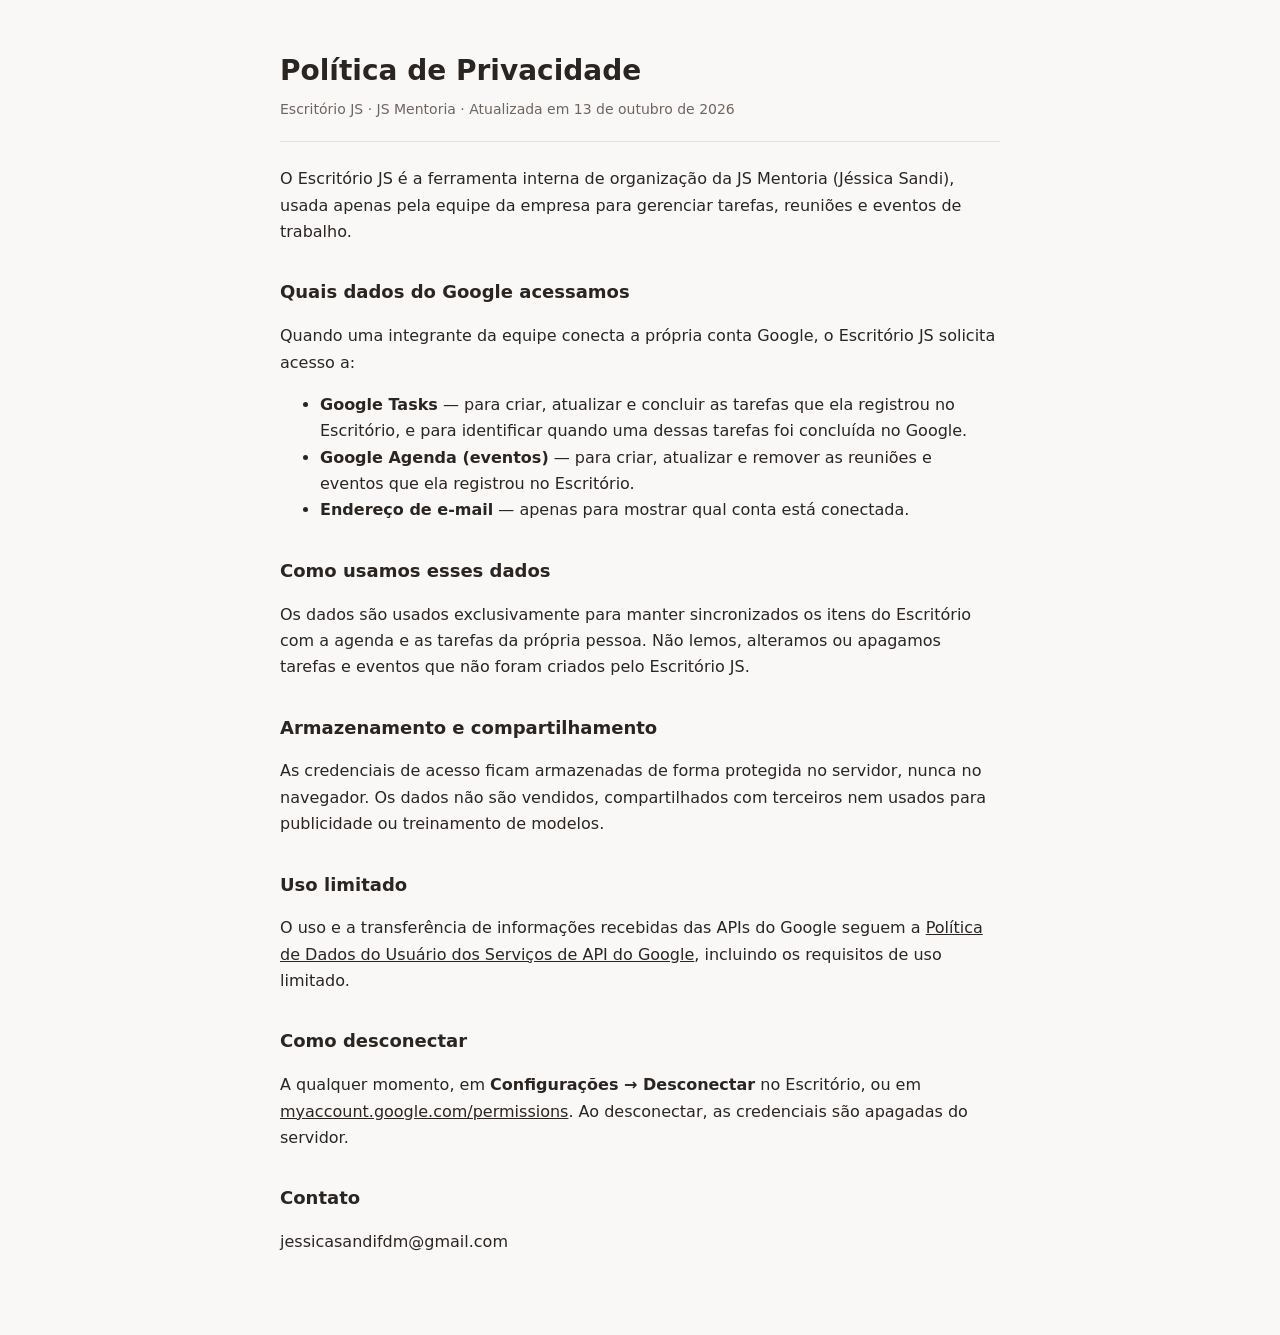
<file: privacidade.html>
<!doctype html>
<html lang="pt-BR">
<head>
<meta charset="utf-8">
<meta name="viewport" content="width=device-width, initial-scale=1">
<title>Política de Privacidade — Escritório JS</title>
<style>
  :root { --bg:#faf8f6; --text:#2b2522; --muted:#6f6560; --line:#e7e1dc; }
  @media (prefers-color-scheme: dark) { :root { --bg:#1c1917; --text:#f1ece8; --muted:#a8a09a; --line:#36302c; } }
  body { margin:0; background:var(--bg); color:var(--text); font:16px/1.65 system-ui,-apple-system,"Segoe UI",sans-serif; }
  main { max-width:720px; margin:0 auto; padding:48px 20px 64px; }
  h1 { font-size:28px; margin:0 0 4px; }
  h2 { font-size:18px; margin:32px 0 8px; }
  .sub { color:var(--muted); font-size:14px; margin-bottom:24px; padding-bottom:20px; border-bottom:1px solid var(--line); }
  a { color:inherit; }
</style>
</head>
<body>
<main>
  <h1>Política de Privacidade</h1>
  <div class="sub">Escritório JS · JS Mentoria · Atualizada em 13 de outubro de 2026</div>

  <p>O Escritório JS é a ferramenta interna de organização da JS Mentoria (Jéssica Sandi), usada apenas pela equipe da empresa para gerenciar tarefas, reuniões e eventos de trabalho.</p>

  <h2>Quais dados do Google acessamos</h2>
  <p>Quando uma integrante da equipe conecta a própria conta Google, o Escritório JS solicita acesso a:</p>
  <ul>
    <li><strong>Google Tasks</strong> — para criar, atualizar e concluir as tarefas que ela registrou no Escritório, e para identificar quando uma dessas tarefas foi concluída no Google.</li>
    <li><strong>Google Agenda (eventos)</strong> — para criar, atualizar e remover as reuniões e eventos que ela registrou no Escritório.</li>
    <li><strong>Endereço de e-mail</strong> — apenas para mostrar qual conta está conectada.</li>
  </ul>

  <h2>Como usamos esses dados</h2>
  <p>Os dados são usados exclusivamente para manter sincronizados os itens do Escritório com a agenda e as tarefas da própria pessoa. Não lemos, alteramos ou apagamos tarefas e eventos que não foram criados pelo Escritório JS.</p>

  <h2>Armazenamento e compartilhamento</h2>
  <p>As credenciais de acesso ficam armazenadas de forma protegida no servidor, nunca no navegador. Os dados não são vendidos, compartilhados com terceiros nem usados para publicidade ou treinamento de modelos.</p>

  <h2>Uso limitado</h2>
  <p>O uso e a transferência de informações recebidas das APIs do Google seguem a <a href="https://developers.google.com/terms/api-services-user-data-policy" target="_blank" rel="noopener">Política de Dados do Usuário dos Serviços de API do Google</a>, incluindo os requisitos de uso limitado.</p>

  <h2>Como desconectar</h2>
  <p>A qualquer momento, em <strong>Configurações → Desconectar</strong> no Escritório, ou em <a href="https://myaccount.google.com/permissions" target="_blank" rel="noopener">myaccount.google.com/permissions</a>. Ao desconectar, as credenciais são apagadas do servidor.</p>

  <h2>Contato</h2>
  <p>jessicasandifdm@gmail.com</p>
</main>
</body>
</html>
</file>
<file: escritorio-interno/escritorio.css>
/* ══════════════════════════════════════════════════
   ESCRITÓRIO INTERNO — CSS v2
   Clean · Modern · No emojis · SaaS feel
   ══════════════════════════════════════════════════ */

:root {
  --bg:          #0a0c10;
  --surface:     #111318;
  --card:        #16191f;
  --card-hover:  #1c2029;
  --border:      #252930;
  --border2:     #2e333d;

  --text:        #e8eaf0;
  --text2:       #9aa0ad;
  --text3:       #5c6370;

  --accent:      #5b8ef0;
  --accent-dim:  rgba(91,142,240,.1);
  --accent-border: rgba(91,142,240,.25);

  --green:       #3ecf8e;
  --green-dim:   rgba(62,207,142,.1);
  --amber:       #f0b84a;
  --amber-dim:   rgba(240,184,74,.1);
  --red:         #f06060;
  --red-dim:     rgba(240,96,96,.09);

  --radius:      6px;
  --radius-lg:   10px;
  --nav-w:       200px;
  --header-h:    52px;

  --font:        -apple-system, BlinkMacSystemFont, 'Inter', 'Segoe UI', sans-serif;
  --mono:        'JetBrains Mono', 'Fira Code', 'Courier New', monospace;
}

*, *::before, *::after { box-sizing: border-box; margin: 0; padding: 0; }
html, body { height: 100%; }
body {
  font-family: var(--font);
  background: var(--bg);
  color: var(--text);
  font-size: 14px;
  line-height: 1.5;
  -webkit-font-smoothing: antialiased;
}

/* ── ÍCONES SVG ── */
.icon {
  display: inline-flex;
  align-items: center;
  justify-content: center;
  flex-shrink: 0;
  color: currentColor;
}
.icon svg { width: 1em; height: 1em; fill: none; stroke: currentColor; stroke-width: 1.75; stroke-linecap: round; stroke-linejoin: round; }

/* ── LAYOUT ── */
#esc-nav {
  width: var(--nav-w);
  min-width: var(--nav-w);
  background: var(--surface);
  border-right: 1px solid var(--border);
  position: fixed;
  top: 0; left: 0; bottom: 0;
  z-index: 100;
  display: flex;
  flex-direction: column;
  overflow-y: auto;
}
#esc-main { margin-left: var(--nav-w); min-height: 100vh; display: flex; flex-direction: column; }
#esc-header {
  height: var(--header-h);
  background: var(--surface);
  border-bottom: 1px solid var(--border);
  padding: 0 24px;
  display: flex;
  align-items: center;
  justify-content: space-between;
  position: sticky; top: 0; z-index: 50;
  gap: 12px;
}
#esc-content { padding: 28px 28px 60px; flex: 1; max-width: 1100px; }

/* ── NAV ── */
.esc-nav-brand {
  padding: 18px 16px 14px;
  border-bottom: 1px solid var(--border);
}
.esc-nav-brand-name {
  font-size: 13px; font-weight: 700; color: var(--text);
  letter-spacing: .02em;
}
.esc-nav-brand-sub { font-size: 11px; color: var(--text3); margin-top: 1px; }

.esc-nav-items { padding: 10px 8px; flex: 1; }

.esc-nav-item {
  display: flex; align-items: center; gap: 9px;
  padding: 8px 10px;
  border-radius: var(--radius);
  cursor: pointer;
  color: var(--text3);
  font-size: 13px; font-weight: 500;
  transition: background .1s, color .1s;
  text-decoration: none;
  border: none; background: none;
  width: 100%; text-align: left;
  margin-bottom: 1px;
}
.esc-nav-item:hover { background: rgba(255,255,255,.04); color: var(--text2); }
.esc-nav-item.active { background: var(--accent-dim); color: var(--accent); }
.esc-nav-item .ni { width: 16px; height: 16px; flex-shrink: 0; opacity: .7; }
.esc-nav-item.active .ni { opacity: 1; }

.esc-nav-footer {
  padding: 10px 8px 14px;
  border-top: 1px solid var(--border);
}
.esc-nav-user {
  display: flex; align-items: center; gap: 8px;
  padding: 8px 10px; border-radius: var(--radius);
  font-size: 12px; color: var(--text3);
}
.esc-nav-avatar {
  width: 24px; height: 24px; border-radius: 50%;
  background: var(--accent-dim); border: 1px solid var(--accent-border);
  display: flex; align-items: center; justify-content: center;
  font-size: 11px; font-weight: 700; color: var(--accent);
  flex-shrink: 0;
}

/* ── HEADER ── */
.esc-header-left { display: flex; align-items: center; gap: 12px; flex: 1; }
.esc-page-title { font-size: 14px; font-weight: 600; color: var(--text); }
.esc-header-right { display: flex; align-items: center; gap: 8px; }

/* ── BOTÃO + ADICIONAR ── */
.btn-add {
  display: flex; align-items: center; gap: 6px;
  padding: 6px 14px;
  background: var(--accent); color: #fff;
  border: none; border-radius: var(--radius);
  font-size: 13px; font-weight: 600; cursor: pointer;
  transition: opacity .1s;
}
.btn-add:hover { opacity: .88; }
.btn-add svg { width: 14px; height: 14px; }

/* ── BOTÕES ── */
.btn {
  display: inline-flex; align-items: center; gap: 6px;
  padding: 6px 12px; border-radius: var(--radius);
  font-size: 13px; font-weight: 500; cursor: pointer;
  border: none; transition: all .1s; font-family: var(--font);
}
.btn-primary  { background: var(--accent); color: #fff; }
.btn-primary:hover { opacity: .88; }
.btn-secondary { background: var(--card); color: var(--text2); border: 1px solid var(--border); }
.btn-secondary:hover { border-color: var(--border2); color: var(--text); }
.btn-ghost    { background: none; color: var(--text3); }
.btn-ghost:hover { color: var(--text2); }
.btn-danger   { background: none; color: var(--red); border: 1px solid var(--red-dim); }
.btn-sm       { padding: 4px 10px; font-size: 12px; }
.btn-xs       { padding: 3px 8px; font-size: 11px; }

/* ── DROPDOWN "+ ADICIONAR" ── */
.add-dropdown {
  position: absolute; top: calc(100% + 6px); right: 0;
  background: var(--card); border: 1px solid var(--border);
  border-radius: var(--radius-lg); padding: 6px;
  min-width: 180px;
  box-shadow: 0 8px 24px rgba(0,0,0,.5);
  z-index: 9000;
}
.add-dropdown-item {
  display: flex; align-items: center; gap: 10px;
  padding: 8px 10px; border-radius: var(--radius);
  cursor: pointer; color: var(--text2); font-size: 13px;
  transition: background .1s;
}
.add-dropdown-item:hover { background: var(--card-hover); color: var(--text); }
.add-dropdown-item svg { width: 15px; height: 15px; color: var(--text3); flex-shrink: 0; }
.add-dropdown-sep { height: 1px; background: var(--border); margin: 4px 0; }

/* ── TELA ESCRITÓRIO (home) ── */
.esc-home-greeting { font-size: 20px; font-weight: 700; color: var(--text); margin-bottom: 2px; }
.esc-home-date     { font-size: 13px; color: var(--text3); margin-bottom: 28px; }

.esc-home-grid {
  display: grid;
  grid-template-columns: 1.4fr 1fr;
  gap: 20px;
  align-items: start;
}

.esc-section { margin-bottom: 28px; }
.esc-section-label {
  font-size: 10px; font-weight: 700; letter-spacing: .1em;
  text-transform: uppercase; color: var(--text3);
  margin-bottom: 10px;
}

/* ── ITEM DE TAREFA INLINE ── */
.esc-task-row {
  display: flex; align-items: center; gap: 10px;
  padding: 8px 10px; border-radius: var(--radius);
  cursor: pointer; transition: background .1s;
}
.esc-task-row:hover { background: var(--card-hover); }

.esc-task-check {
  width: 16px; height: 16px; border-radius: 4px;
  border: 1.5px solid var(--border2);
  flex-shrink: 0; cursor: pointer;
  display: flex; align-items: center; justify-content: center;
  transition: all .1s;
}
.esc-task-check:hover { border-color: var(--green); }
.esc-task-check.done  { background: var(--green); border-color: var(--green); }
.esc-task-check.done::after { content: ''; width: 8px; height: 5px; border: 1.5px solid #fff; border-top: none; border-right: none; transform: rotate(-45deg); margin-top: -2px; }

.esc-task-title { flex: 1; font-size: 13px; color: var(--text); }
.esc-task-title.done { color: var(--text3); text-decoration: line-through; }
.esc-task-meta  { font-size: 11px; color: var(--text3); white-space: nowrap; }

.esc-task-prio {
  width: 3px; height: 28px; border-radius: 2px; flex-shrink: 0;
}
.prio-urgente { background: var(--red); }
.prio-alta    { background: var(--amber); }
.prio-normal  { background: var(--accent); }
.prio-baixa   { background: var(--border2); }

/* ── ITEM DE AGENDA ── */
.esc-agenda-row {
  display: flex; align-items: center; gap: 12px;
  padding: 8px 10px; border-radius: var(--radius);
  cursor: pointer; transition: background .1s;
}
.esc-agenda-row:hover { background: var(--card-hover); }
.esc-agenda-time {
  font-size: 12px; font-weight: 600; color: var(--accent);
  min-width: 42px; font-family: var(--mono);
}
.esc-agenda-title { flex: 1; font-size: 13px; color: var(--text); }
.esc-agenda-type  { font-size: 10px; color: var(--text3); }

/* ── CARD DE PROJETO ── */
.esc-project-card {
  background: var(--card); border: 1px solid var(--border);
  border-radius: var(--radius-lg); padding: 14px 16px;
  cursor: pointer; transition: border-color .15s, background .15s;
  margin-bottom: 8px;
}
.esc-project-card:hover { border-color: var(--border2); background: var(--card-hover); }
.esc-project-name { font-size: 14px; font-weight: 600; color: var(--text); margin-bottom: 4px; }
.esc-project-meta { font-size: 12px; color: var(--text3); display: flex; gap: 12px; flex-wrap: wrap; }
.esc-project-progress {
  height: 3px; background: var(--border); border-radius: 2px;
  margin-top: 10px; overflow: hidden;
}
.esc-project-progress-bar {
  height: 100%; background: var(--accent); border-radius: 2px;
  transition: width .3s;
}

/* ── CARDS GENÉRICOS ── */
.esc-card {
  background: var(--card); border: 1px solid var(--border);
  border-radius: var(--radius-lg); padding: 16px 18px;
}
.esc-card + .esc-card { margin-top: 12px; }
.esc-card-title {
  font-size: 11px; font-weight: 700; letter-spacing: .08em;
  text-transform: uppercase; color: var(--text3);
  margin-bottom: 14px;
}

/* ── BADGE / TAG ── */
.badge {
  display: inline-block; font-size: 10px; font-weight: 600;
  padding: 2px 7px; border-radius: 20px;
  text-transform: uppercase; letter-spacing: .04em;
}
.badge-blue   { background: var(--accent-dim); color: var(--accent); border: 1px solid var(--accent-border); }
.badge-green  { background: var(--green-dim);  color: var(--green);  border: 1px solid rgba(62,207,142,.25); }
.badge-amber  { background: var(--amber-dim);  color: var(--amber);  border: 1px solid rgba(240,184,74,.25); }
.badge-red    { background: var(--red-dim);    color: var(--red);    border: 1px solid rgba(240,96,96,.2); }
.badge-gray   { background: rgba(255,255,255,.05); color: var(--text3); border: 1px solid var(--border); }

.area-js   { font-size: 10px; color: var(--accent); background: var(--accent-dim); padding: 1px 6px; border-radius: 4px; }
.area-moni { font-size: 10px; color: var(--green);  background: var(--green-dim);  padding: 1px 6px; border-radius: 4px; }

/* ── FORMULÁRIOS ── */
.esc-field { margin-bottom: 14px; }
.esc-label { font-size: 12px; color: var(--text3); margin-bottom: 5px; display: block; font-weight: 500; }
.esc-input, .esc-select, .esc-textarea {
  width: 100%; background: var(--bg); border: 1px solid var(--border);
  border-radius: var(--radius); padding: 8px 11px;
  color: var(--text); font-size: 13px; outline: none;
  font-family: var(--font); transition: border-color .1s;
}
.esc-input:focus, .esc-select:focus, .esc-textarea:focus { border-color: var(--accent); }
.esc-textarea { resize: vertical; min-height: 80px; }
.esc-select option { background: var(--card); }

.grid-2 { display: grid; grid-template-columns: 1fr 1fr; gap: 12px; }
.grid-3 { display: grid; grid-template-columns: 1fr 1fr 1fr; gap: 10px; }

/* ── MODAL ── */
#esc-modal-overlay {
  position: fixed; inset: 0;
  background: rgba(0,0,0,.65); backdrop-filter: blur(3px);
  display: flex; align-items: center; justify-content: center;
  z-index: 8000; opacity: 0; pointer-events: none; transition: opacity .15s;
}
#esc-modal-overlay.open { opacity: 1 !important; pointer-events: all !important; }
#esc-modal-box {
  background: var(--surface); border: 1px solid var(--border);
  border-radius: var(--radius-lg); padding: 24px 28px;
  width: 100%; max-width: 500px; max-height: 90vh; overflow-y: auto;
}
.esc-modal-header {
  display: flex; align-items: center; justify-content: space-between;
  margin-bottom: 20px;
}
.esc-modal-title { font-size: 15px; font-weight: 600; color: var(--text); }
.esc-modal-close {
  background: none; border: none; color: var(--text3);
  cursor: pointer; font-size: 18px; padding: 0 2px;
  line-height: 1; transition: color .1s;
}
.esc-modal-close:hover { color: var(--text); }

/* ── TOAST ── */
#esc-toast {
  position: fixed; bottom: 20px; right: 20px;
  background: var(--card); border: 1px solid var(--border);
  border-radius: var(--radius-lg); padding: 10px 16px;
  font-size: 13px; color: var(--text);
  box-shadow: 0 8px 24px rgba(0,0,0,.5);
  opacity: 0; pointer-events: none; transition: opacity .2s;
  z-index: 9999;
}
#esc-toast.show { opacity: 1; }

/* ── LOGIN ── */
#esc-login-overlay {
  position: fixed; inset: 0; background: var(--bg);
  display: flex; align-items: center; justify-content: center;
  z-index: 9500;
}
.esc-login-box {
  background: var(--surface); border: 1px solid var(--border);
  border-radius: var(--radius-lg); padding: 32px 36px;
  width: 100%; max-width: 340px;
}
.esc-login-title { font-size: 18px; font-weight: 700; color: var(--text); margin-bottom: 2px; }
.esc-login-sub   { font-size: 13px; color: var(--text3); margin-bottom: 24px; }

/* ── LISTA GENÉRICA ── */
.esc-list { display: flex; flex-direction: column; }
.esc-list-item {
  display: flex; align-items: center; gap: 12px;
  padding: 9px 10px; border-radius: var(--radius);
  cursor: pointer; transition: background .1s;
}
.esc-list-item:hover { background: var(--card-hover); }

/* ── TABS INTERNAS ── */
.esc-tabs { display: flex; gap: 2px; border-bottom: 1px solid var(--border); margin-bottom: 20px; }
.esc-tab {
  padding: 8px 14px; font-size: 13px; font-weight: 500;
  color: var(--text3); cursor: pointer; border: none; background: none;
  border-bottom: 2px solid transparent; margin-bottom: -1px;
  transition: color .1s, border-color .1s; font-family: var(--font);
}
.esc-tab.active { color: var(--accent); border-bottom-color: var(--accent); }
.esc-tab:hover  { color: var(--text2); }

/* ── EMPTY STATE ── */
.esc-empty {
  display: flex; flex-direction: column;
  align-items: center; justify-content: center;
  min-height: 220px; text-align: center; color: var(--text3);
}
.esc-empty-icon { width: 36px; height: 36px; margin-bottom: 14px; opacity: .3; }
.esc-empty-title { font-size: 14px; font-weight: 600; color: var(--text2); margin-bottom: 6px; }
.esc-empty-sub   { font-size: 13px; max-width: 320px; line-height: 1.6; }

/* ── BREADCRUMB ── */
.esc-breadcrumb {
  display: flex; align-items: center; gap: 6px;
  font-size: 13px; color: var(--text3); margin-bottom: 18px;
}
.esc-breadcrumb span { cursor: pointer; }
.esc-breadcrumb span:hover { color: var(--text2); }
.esc-breadcrumb-sep { color: var(--border2); }
.esc-breadcrumb-cur { color: var(--text); }

/* ── SEPARADOR ── */
.esc-divider { height: 1px; background: var(--border); margin: 18px 0; }

/* ── "PRÓXIMOS DIAS" na home ── */
.esc-upcoming-row {
  display: flex; align-items: center; gap: 12px;
  padding: 6px 10px; border-radius: var(--radius);
}
.esc-upcoming-date {
  font-size: 11px; font-family: var(--mono); color: var(--text3);
  min-width: 42px;
}
.esc-upcoming-title { font-size: 13px; color: var(--text2); }

/* ── "AGORA" ── */
.esc-now-block {
  background: linear-gradient(135deg, rgba(91,142,240,.12), rgba(91,142,240,.04));
  border: 1px solid var(--accent-border);
  border-radius: var(--radius-lg); padding: 12px 16px;
  margin-bottom: 20px; display: flex; align-items: center; gap: 12px;
}
.esc-now-time { font-size: 13px; font-weight: 700; color: var(--accent); font-family: var(--mono); min-width: 44px; }
.esc-now-title { font-size: 14px; font-weight: 600; color: var(--text); }
.esc-now-sub   { font-size: 12px; color: var(--text3); margin-top: 1px; }

/* ── NOTIF BADGE ── */
.notif-btn {
  width: 32px; height: 32px; border-radius: var(--radius);
  display: flex; align-items: center; justify-content: center;
  cursor: pointer; background: none; border: none;
  color: var(--text3); position: relative; transition: color .1s;
}
.notif-btn:hover { color: var(--text2); }
.notif-btn svg { width: 18px; height: 18px; }
.notif-badge-dot {
  position: absolute; top: 4px; right: 4px;
  width: 7px; height: 7px; border-radius: 50%;
  background: var(--red); border: 1.5px solid var(--surface);
  display: none;
}
.notif-badge-dot.show { display: block; }

/* ── CONTEÚDO ── */
.esc-content-card {
  background: var(--card); border: 1px solid var(--border);
  border-radius: var(--radius-lg); padding: 14px 16px;
  margin-bottom: 8px; cursor: pointer;
  transition: border-color .1s;
}
.esc-content-card:hover { border-color: var(--border2); }

/* ── PORTAL EQUIPE ── */
.esc-portal-switch {
  display: flex; gap: 6px; align-items: center;
  padding: 4px 6px;
  background: var(--card); border: 1px solid var(--border);
  border-radius: var(--radius); font-size: 12px; color: var(--text3);
  cursor: pointer;
}

/* ── RESPONSIVO ── */
@media (max-width: 860px) {
  #esc-nav { display: none; }
  #esc-main { margin-left: 0; }
  .esc-home-grid { grid-template-columns: 1fr; }
  #esc-content { padding: 16px; }
}
</file>
